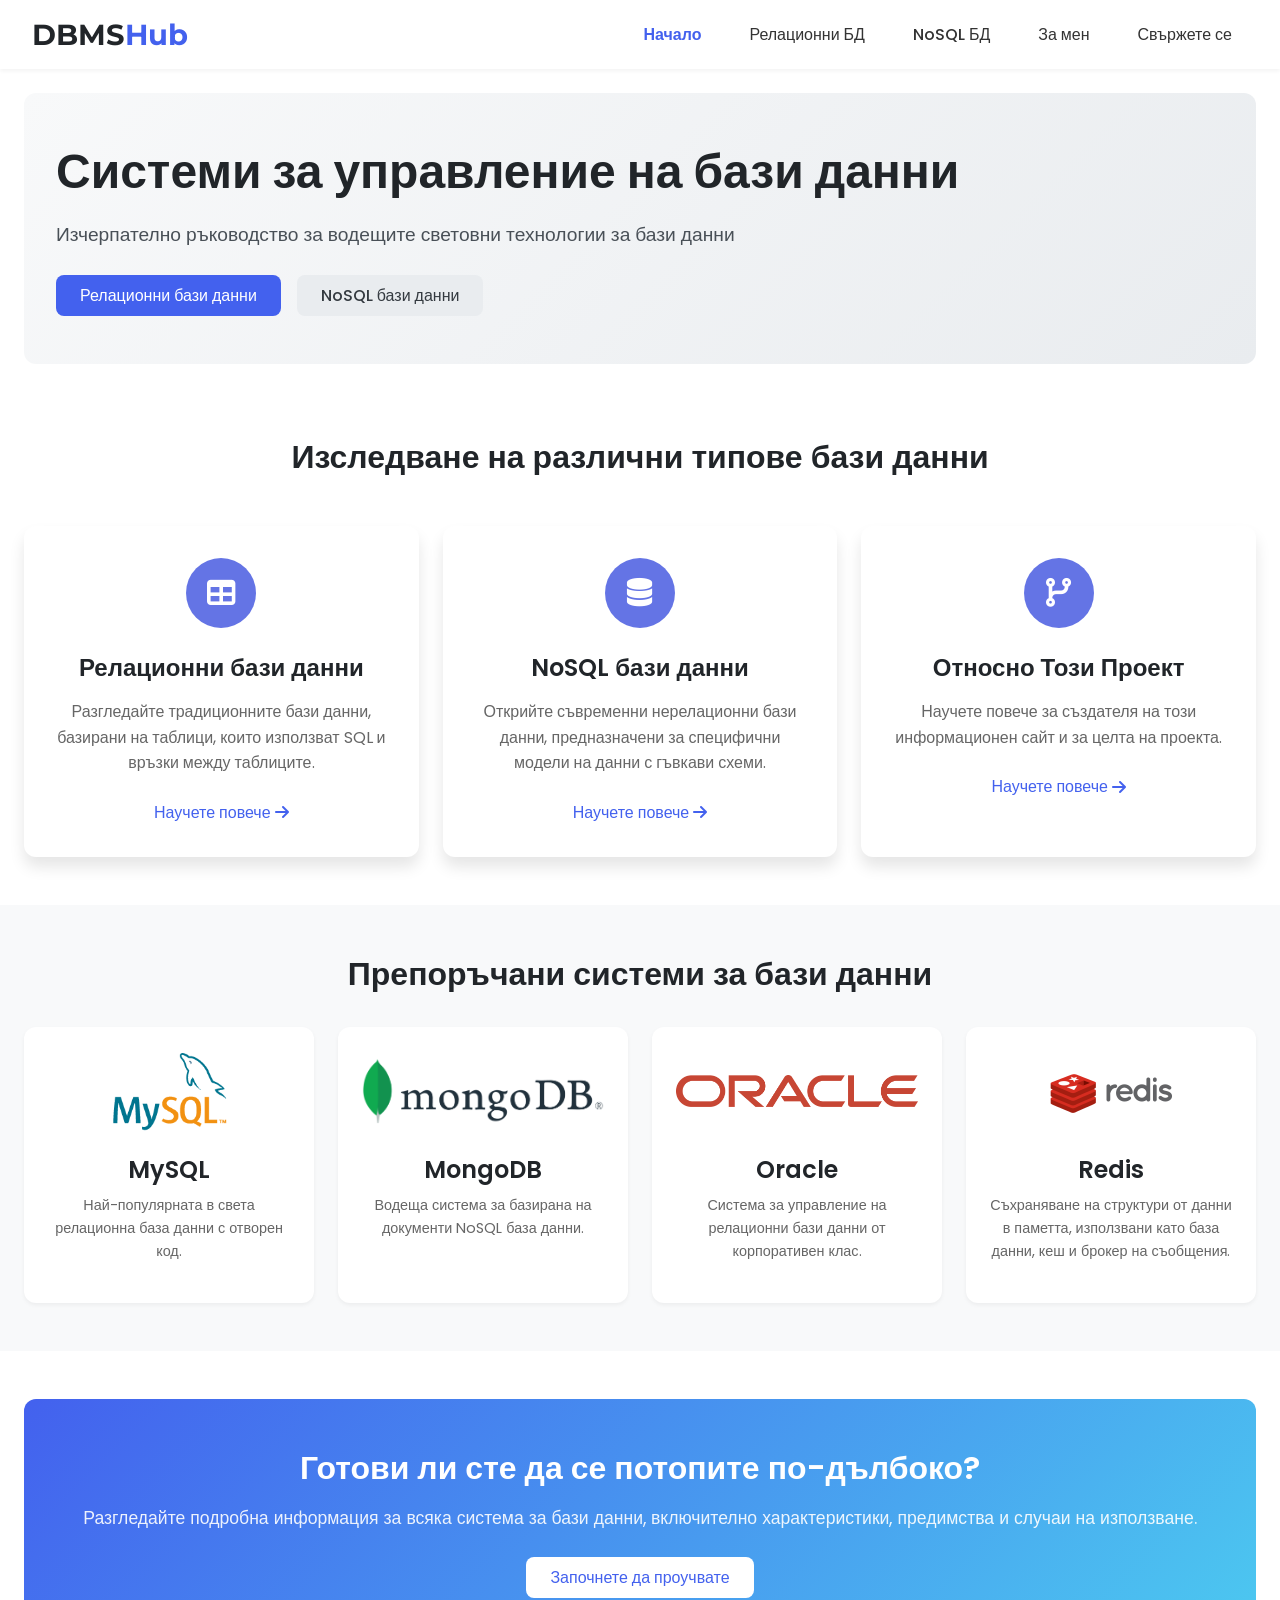
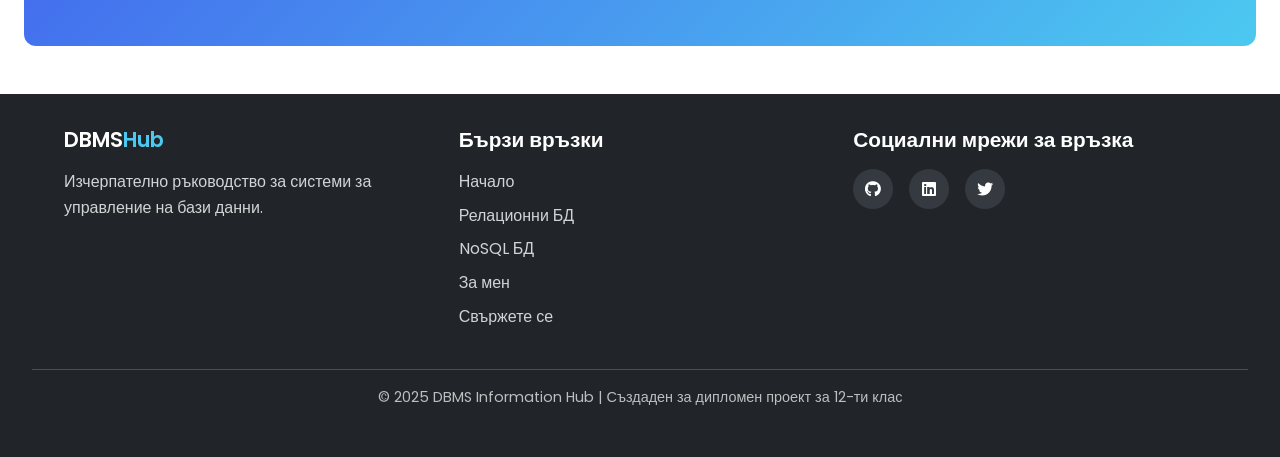
<file: DBMS-Info-Site-Diploma-Project/index.html>
<!DOCTYPE html>
<html lang="en">
<head>
    <meta charset="UTF-8">
    <meta name="viewport" content="width=device-width, initial-scale=1.0">
    <title>DBMS Information Hub</title>
    <link rel="stylesheet" href="styles/main.css">
    <link rel="stylesheet" href="https://cdnjs.cloudflare.com/ajax/libs/font-awesome/6.4.0/css/all.min.css">
    <link href="https://fonts.googleapis.com/css2?family=Poppins:wght@300;400;500;600;700&family=Montserrat:wght@300;400;500;600;700&display=swap" rel="stylesheet">
</head>
<body>
    <header>
        <div class="logo">
            <h1>DBMS<span>Hub</span></h1>
        </div>

        <nav>
            <ul class="nav-links">
                <li><a href="index.html" class="active">Начало</a></li>
                <li><a href="relational.html">Релационни БД</a></li>
                <li><a href="nosql.html">NoSQL БД</a></li>
                <li><a href="about.html">За мен</a></li>
                <li><a href="contact.html">Свържете се</a></li>
            </ul>

            <div class="hamburger">
                <span class="bar"></span>
                <span class="bar"></span>
                <span class="bar"></span>
            </div>
        </nav>
    </header>

    <main>
        <section class="hero">
            <div class="hero-content">
                <h1>Системи за управление на бази данни</h1>
                <p>Изчерпателно ръководство за водещите световни технологии за бази данни</p>
                <div class="hero-buttons">
                    <a href="relational.html" class="btn btn-primary">Релационни бази данни</a>
                    <a href="nosql.html" class="btn btn-secondary">NoSQL бази данни</a>
                </div>
            </div>
        </section>

        <section class="features">
            <h2>Изследване на различни типове бази данни</h2>
            <div class="feature-cards">

                <div class="feature-card">
                    <div class="icon"><i class="fas fa-table"></i></div>
                    <h3>Релационни бази данни</h3>
                    <p>Разгледайте традиционните бази данни, базирани на таблици, които използват SQL и връзки между таблиците.</p>
                    <a href="relational.html" class="btn-text">Научете повече <i class="fas fa-arrow-right"></i></a>
                </div>

                <div class="feature-card">
                    <div class="icon"><i class="fas fa-database"></i></div>
                    <h3>NoSQL бази данни</h3>
                    <p>Открийте съвременни нерелационни бази данни, предназначени за специфични модели на данни с гъвкави схеми.</p>
                    
                    <a href="nosql.html" class="btn-text">Научете повече <i class="fas fa-arrow-right"></i></a>
                </div>
                <div class="feature-card">
                    <div class="icon"><i class="fas fa-code-branch"></i></div>
                    <h3>Относно Този Проект</h3>
                    <p>Научете повече за създателя на този информационен сайт и за целта на проекта.</p>
                    <a href="about.html" class="btn-text">Научете повече <i class="fas fa-arrow-right"></i></a>
                </div>
            </div>
        </section>

        <section class="database-overview">
            <h2>Препоръчани системи за бази данни</h2>
            <div class="db-cards">
                <div class="db-card">
                    <img src="images/logo-mysql-170x115.png" alt="MySQL Logo">
                    <h3>MySQL</h3>
                    <p>Най-популярната в света релационна база данни с отворен код.</p>
                </div>
                <div class="db-card">
                    <img src="images/MongoDB_Logo_FullColorBlack_RGB-4td3yuxzjs.png" alt="MongoDB Logo">
                    <h3>MongoDB</h3>
                    <p>Водеща система за базирана на документи NoSQL база данни.</p>
                </div>
                <div class="db-card">
                    <img src="images/BrandLogo.org-Oracle-Logo.png" alt="Oracle Logo">
                    <h3>Oracle</h3>
                    <p>Система за управление на релационни бази данни от корпоративен клас.</p>
                </div>
                <div class="db-card">
                    <img src="images/Redis-Logo-2048x1280-3409447054.png" alt="Redis Logo">
                    <h3>Redis</h3>
                    <p>Съхраняване на структури от данни в паметта, използвани като база данни, кеш и брокер на съобщения.</p>
                </div>
            </div>
        </section>

        <section class="cta">
            <div class="cta-content">
                <h2>Готови ли сте да се потопите по-дълбоко?</h2>
                <p>Разгледайте подробна информация за всяка система за бази данни, включително характеристики, предимства и случаи на използване.</p>
            
                <a href="relational.html" class="btn btn-primary">Започнете да проучвате</a>
            </div>
        </section>
    </main>

    <footer>
        <div class="footer-content">
            <div class="footer-section">
                <h3>DBMS<span>Hub</span></h3>
                <p>Изчерпателно ръководство за системи за управление на бази данни.</p>
            </div>
            <div class="footer-section">
                <h3>Бързи връзки</h3>
                <ul>
                    <li><a href="index.html">Начало</a></li>
                    <li><a href="relational.html">Релационни БД</a></li>
                    <li><a href="nosql.html">NoSQL БД</a></li>
                    <li><a href="about.html">За мен</a></li>
                    <li><a href="contact.html">Свържете се</a></li>
                </ul>
            </div>
            <div class="footer-section">
                <h3>Социални мрежи за връзка</h3>
                <div class="social-icons">
                    <a href="#"><i class="fab fa-github"></i></a>
                    <a href="#"><i class="fab fa-linkedin"></i></a>
                    <a href="#"><i class="fab fa-twitter"></i></a>
                </div>
            </div>
        </div>
        <div class="footer-bottom">
            <p>&copy; 2025 DBMS Information Hub | Създаден за дипломен проект за 12-ти клас</p>
        </div>
    </footer>

    <script src="js/main.js"></script>
</body>
</html>
</file>
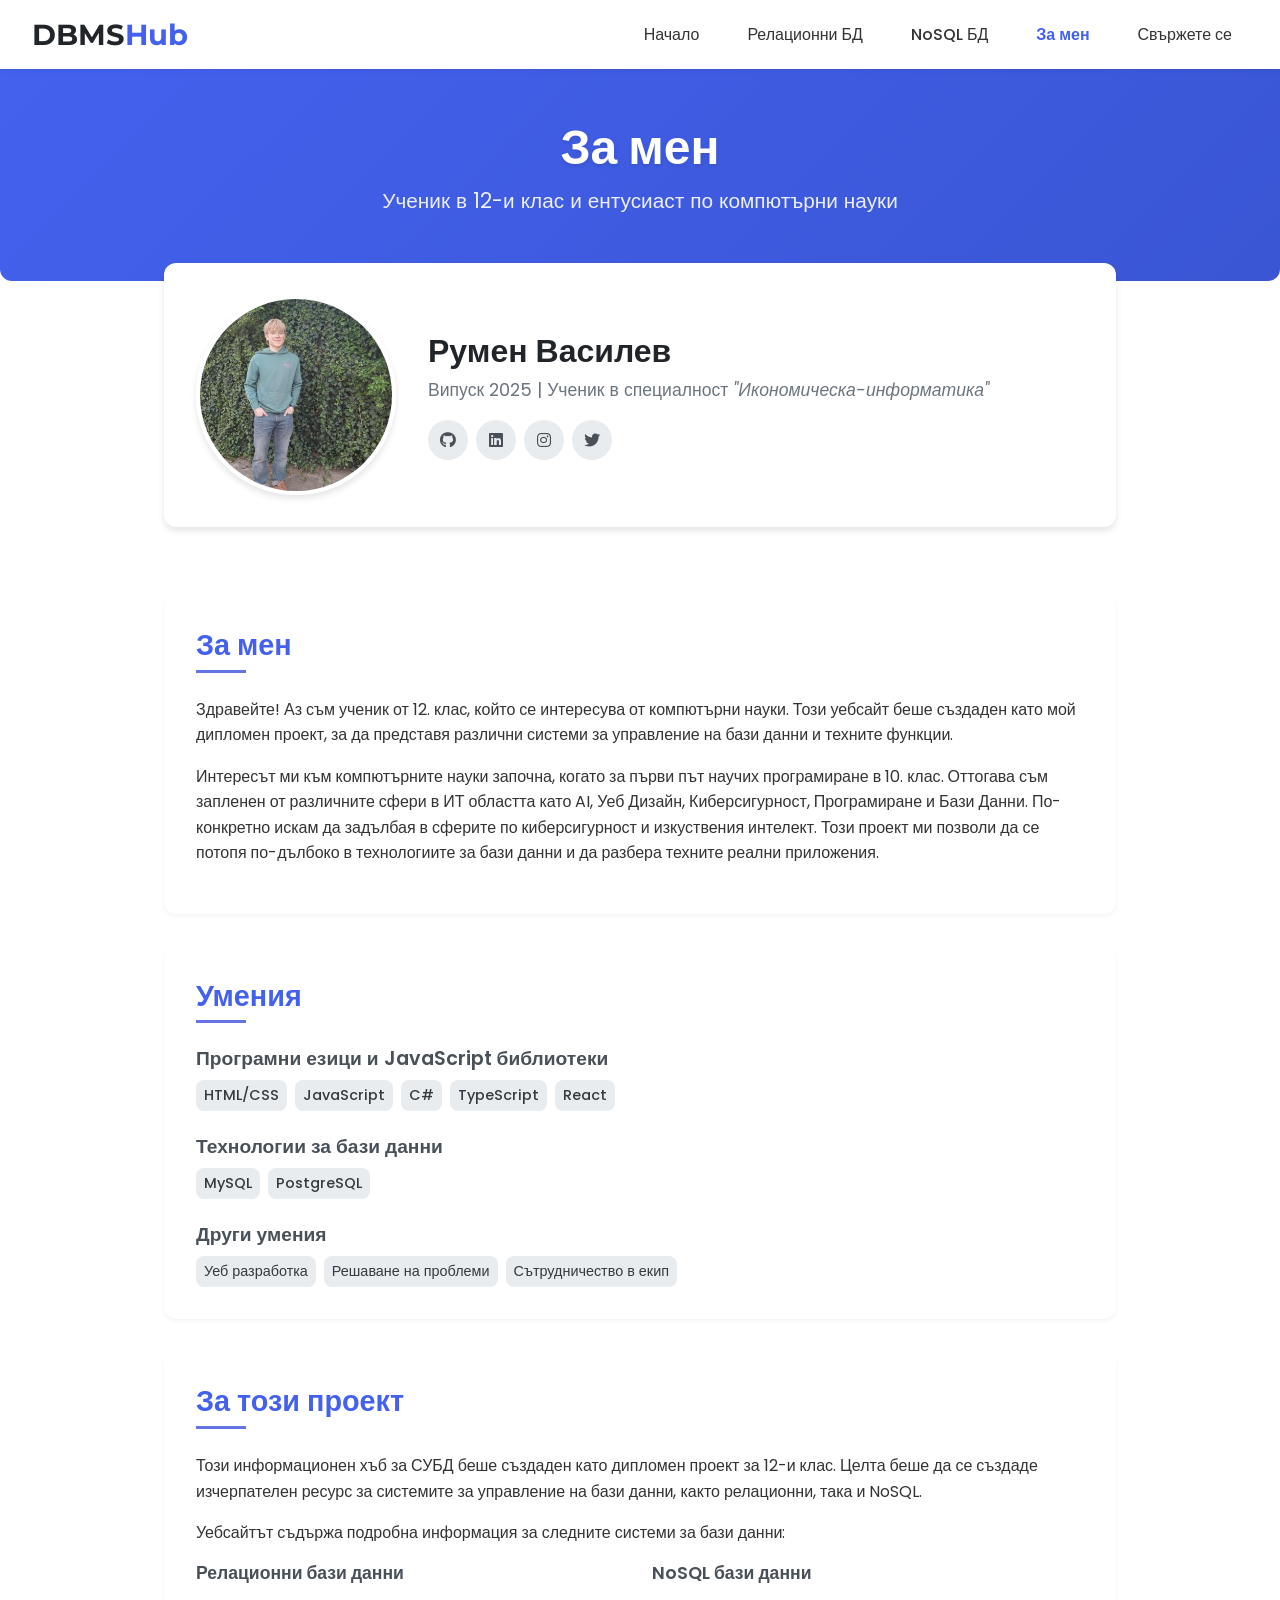
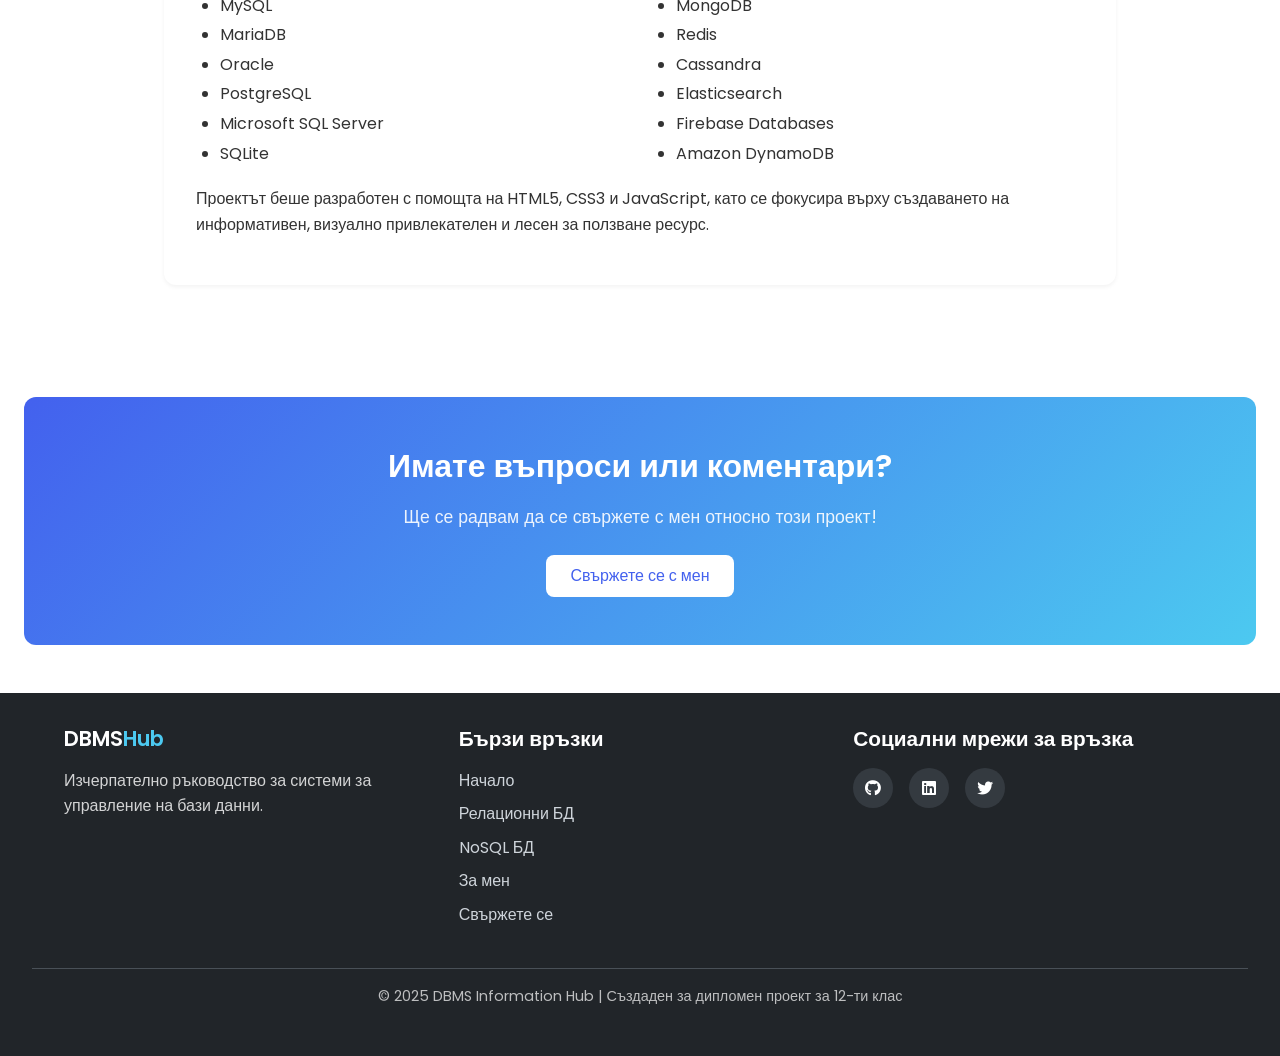
<file: DBMS-Info-Site-Diploma-Project/about.html>
<!DOCTYPE html>
<html lang="en">
<head>
    <meta charset="UTF-8">
    <meta name="viewport" content="width=device-width, initial-scale=1.0">
    <title>About Me - DBMS Information Hub</title>
    <link rel="stylesheet" href="styles/main.css">
    <link rel="stylesheet" href="styles/about.css">
    <link rel="stylesheet" href="https://cdnjs.cloudflare.com/ajax/libs/font-awesome/6.4.0/css/all.min.css">
    <link href="https://fonts.googleapis.com/css2?family=Poppins:wght@300;400;500;600;700&family=Montserrat:wght@300;400;500;600;700&display=swap" rel="stylesheet">
</head>
<body>
    <header>
        <div class="logo">
            <h1>DBMS<span>Hub</span></h1>
        </div>

        <nav>
            <ul class="nav-links">
                <li><a href="index.html">Начало</a></li>
                <li><a href="relational.html">Релационни БД</a></li>
                <li><a href="nosql.html">NoSQL БД</a></li>
                <li><a href="about.html" class="active">За мен</a></li>
                <li><a href="contact.html">Свържете се</a></li>
            </ul>

            <div class="hamburger">
                <span class="bar"></span>
                <span class="bar"></span>
                <span class="bar"></span>
            </div>
        </nav>
    </header>

    <main class="about-main">
        <section class="about-hero">
            <div class="about-content">
                <h1>За мен</h1>
                <p class="subtitle">Ученик в 12-и клас и ентусиаст по компютърни науки</p>
            </div>
        </section>

        <section class="about-container">
            <div class="about-profile">
                <div class="profile-image">
                    <!-- Replace with your actual image -->
                    <img src="images/IMG_20250420_213545_796.jpg" alt="Student Profile Picture">
                </div>
                <div class="profile-details">
                    <h2>Румен Василев</h2>
                    <p class="subtitle">Випуск 2025 | Ученик в специалност <span class="student-subject">"Икономическа-информатика"</span></p>
                    <div class="profile-social">
                        <a href="#"><i class="fab fa-github"></i></a>
                        <a href="#"><i class="fab fa-linkedin"></i></a>
                        <a href="#"><i class="fab fa-instagram"></i></a>
                        <a href="#"><i class="fab fa-twitter"></i></a>
                    </div>
                </div>
            </div>

            <div class="about-bio">
                <div class="bio-section">
                    <h2>За мен</h2>
                    <p>Здравейте! Аз съм ученик от 12. клас, който се интересува от компютърни науки. Този уебсайт беше създаден като мой дипломен проект, за да представя различни системи за управление на бази данни и техните функции.</p>
                    <p>Интересът ми към компютърните науки започна, когато за първи път научих програмиране в 10. клас. Оттогава съм запленен от различните сфери в ИТ областта като AI, Уеб Дизайн, Киберсигурност, Програмиране и Бази Данни. По-конкретно искам да задълбая в сферите по киберсигурност и изкуствения интелект. Този проект ми позволи да се потопя по-дълбоко в технологиите за бази данни и да разбера техните реални приложения.</p>
                </div>

                <div class="bio-section">
                    <h2>Умения</h2>
                    <div class="skills-container">
                        <div class="skill-category">
                            <h3>Програмни езици и JavaScript библиотеки</h3>
                            <div class="skill-tags">
                                <span class="skill-tag">HTML/CSS</span>
                                <span class="skill-tag">JavaScript</span>
                                <span class="skill-tag">C#</span>
                                <span class="skill-tag">TypeScript</span>
                                <span class="skill-tag">React</span>
                            </div>
                        </div>
                        <div class="skill-category">
                            <h3>Технологии за бази данни</h3>
                            <div class="skill-tags">
                                <span class="skill-tag">MySQL</span>
                                <span class="skill-tag">PostgreSQL</span>
                            </div>
                        </div>
                        <div class="skill-category">
                            <h3>Други умения</h3>
                            <div class="skill-tags">
                                <span class="skill-tag">Уеб разработка</span>
                                <span class="skill-tag">Решаване на проблеми</span>
                                <span class="skill-tag">Сътрудничество в екип</span>
                            </div>
                        </div>
                    </div>
                </div>

                <div class="bio-section">
                    <h2>За този проект</h2>
                    <p>Този информационен хъб за СУБД беше създаден като дипломен проект за 12-и клас. Целта беше да се създаде изчерпателен ресурс за системите за управление на бази данни, както релационни, така и NoSQL.</p>
                    <p>Уебсайтът съдържа подробна информация за следните системи за бази данни:</p>
                    <div class="project-db-list">
                        <div class="db-category">
                            <h3>Релационни бази данни</h3>
                            <ul>
                                <li>MySQL</li>
                                <li>MariaDB</li>
                                <li>Oracle</li>
                                <li>PostgreSQL</li>
                                <li>Microsoft SQL Server</li>
                                <li>SQLite</li>
                            </ul>
                        </div>
                        <div class="db-category">
                            <h3>NoSQL бази данни</h3>
                            <ul>
                                <li>MongoDB</li>
                                <li>Redis</li>
                                <li>Cassandra</li>
                                <li>Elasticsearch</li>
                                <li>Firebase Databases</li>
                                <li>Amazon DynamoDB</li>
                            </ul>
                        </div>
                    </div>
                    <p>Проектът беше разработен с помощта на HTML5, CSS3 и JavaScript, като се фокусира върху създаването на информативен, визуално привлекателен и лесен за ползване ресурс.</p>
                </div>
            </div>
        </section>

        <section class="cta">
            <div class="cta-content">
                <h2>Имате въпроси или коментари?</h2>
                <p>Ще се радвам да се свържете с мен относно този проект!</p>
                <a href="contact.html" class="btn btn-primary">Свържете се с мен</a>
            </div>
        </section>
    </main>

    <footer>
        <div class="footer-content">
            <div class="footer-section">
                <h3>DBMS<span>Hub</span></h3>
                <p>Изчерпателно ръководство за системи за управление на бази данни.</p>
            </div>
            <div class="footer-section">
                <h3>Бързи връзки</h3>
                <ul>
                    <li><a href="index.html">Начало</a></li>
                    <li><a href="relational.html">Релационни БД</a></li>
                    <li><a href="nosql.html">NoSQL БД</a></li>
                    <li><a href="about.html">За мен</a></li>
                    <li><a href="contact.html">Свържете се</a></li>
                </ul>
            </div>
            <div class="footer-section">
                <h3>Социални мрежи за връзка</h3>
                <div class="social-icons">
                    <a href="#"><i class="fab fa-github"></i></a>
                    <a href="#"><i class="fab fa-linkedin"></i></a>
                    <a href="#"><i class="fab fa-twitter"></i></a>
                </div>
            </div>
        </div>
        <div class="footer-bottom">
            <p>&copy; 2025 DBMS Information Hub | Създаден за дипломен проект за 12-ти клас</p>
        </div>
    </footer>

    <script src="js/main.js"></script>
</body>
</html>
</file>
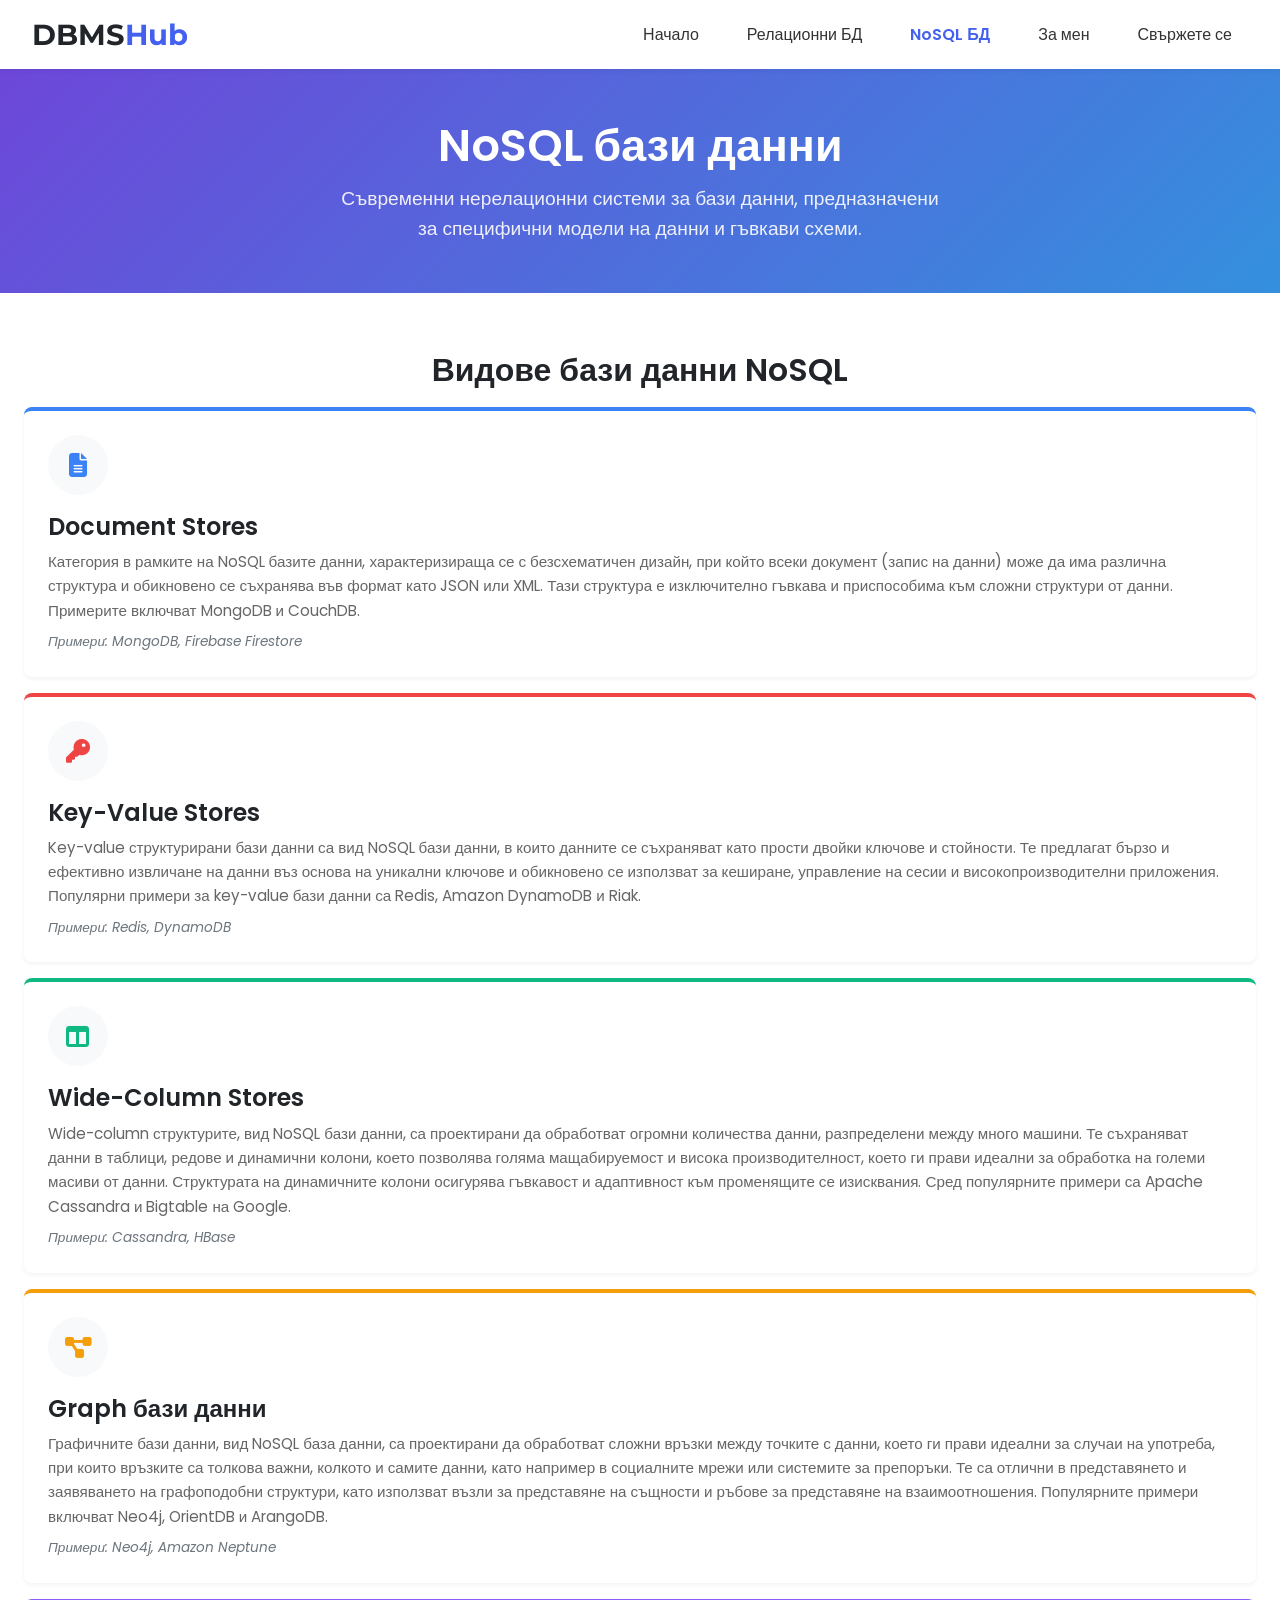
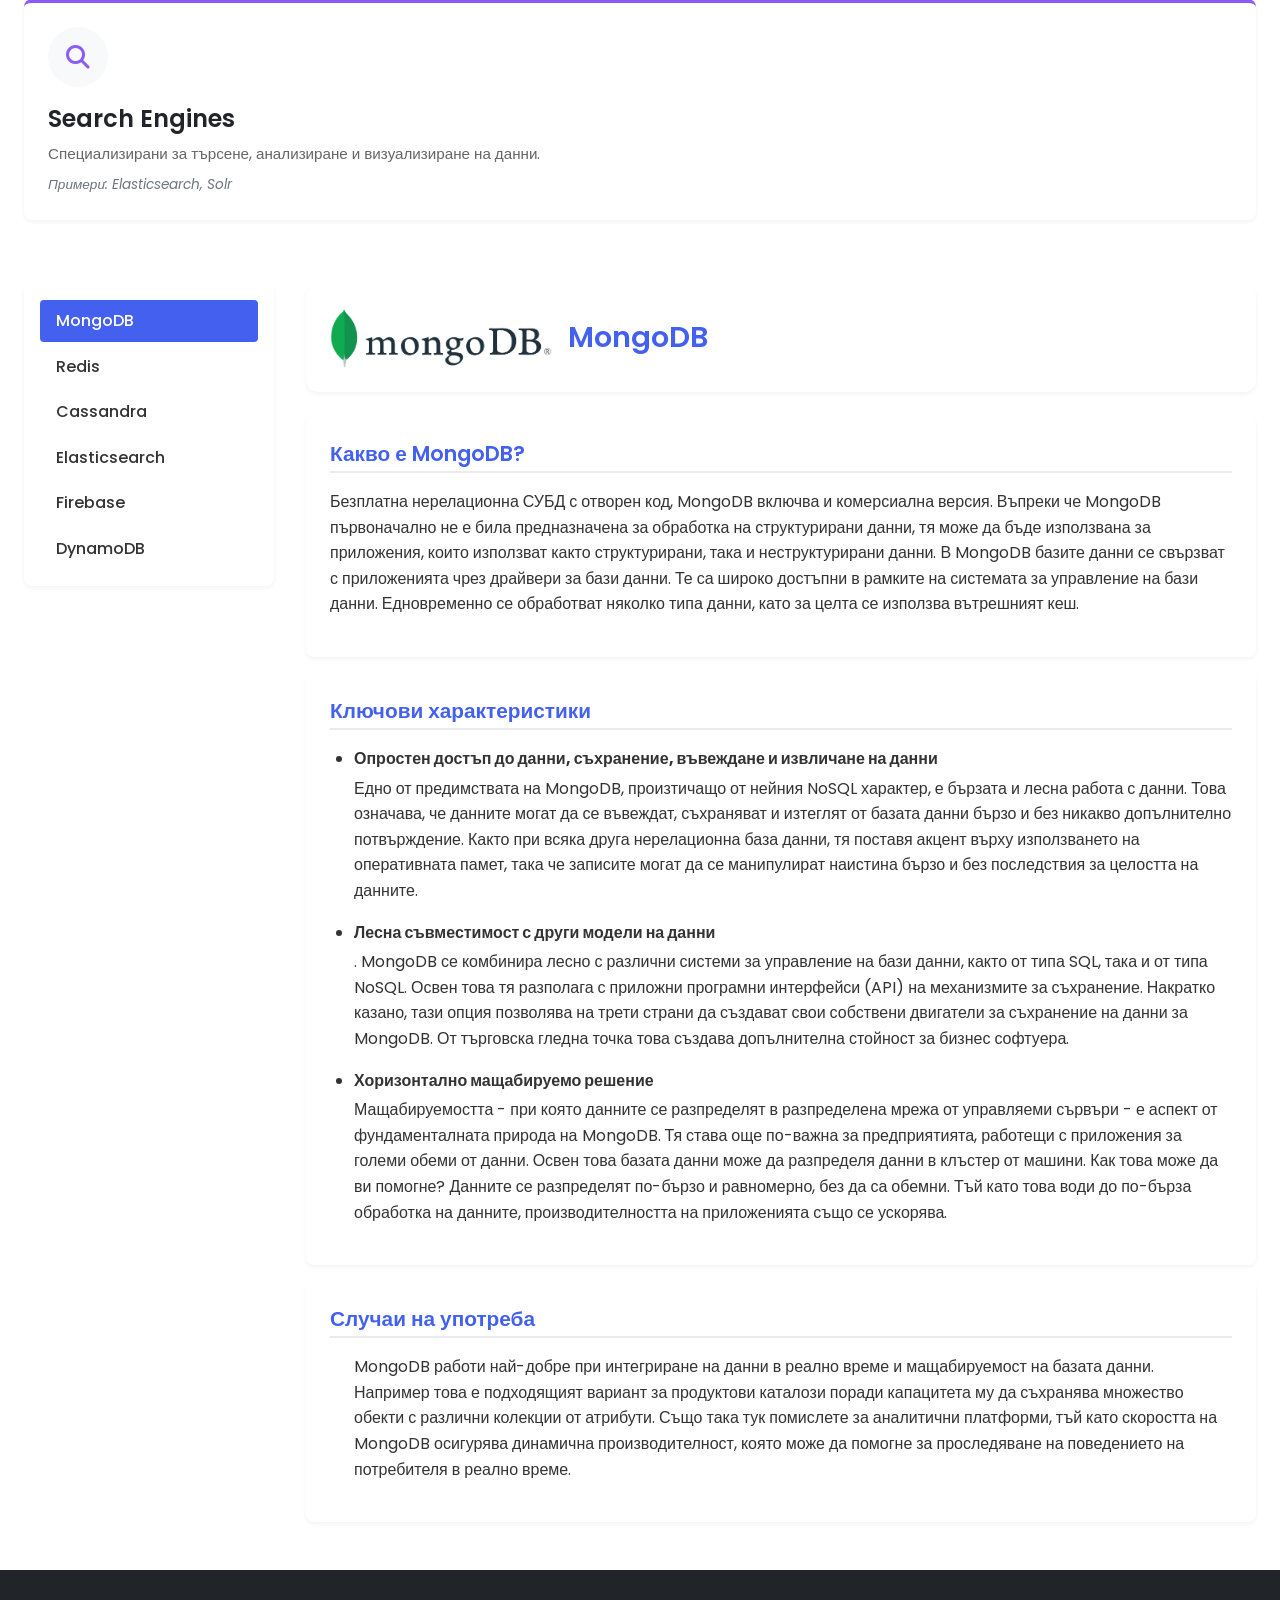
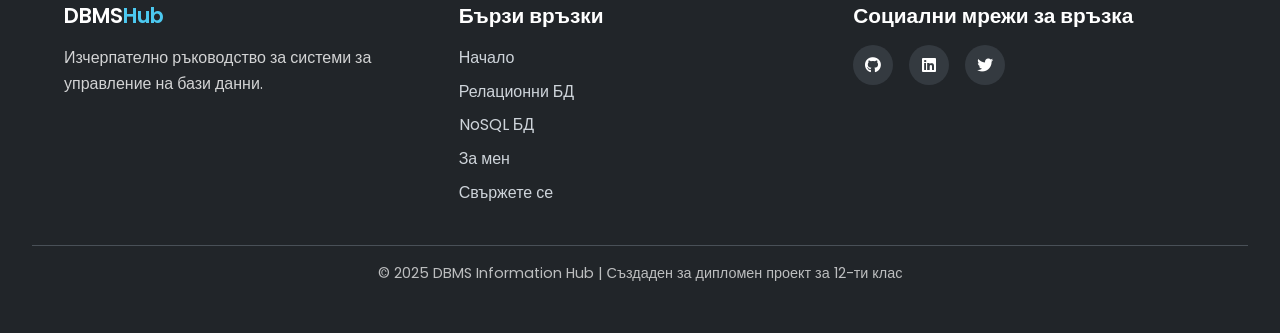
<file: DBMS-Info-Site-Diploma-Project/nosql.html>
<!DOCTYPE html>
<html lang="en">
<head>
    <meta charset="UTF-8">
    <meta name="viewport" content="width=device-width, initial-scale=1.0">
    <title>NoSQL Databases - DBMS Information Hub</title>
    <link rel="stylesheet" href="styles/main.css">
    <link rel="stylesheet" href="styles/nosql.css">
    <link rel="stylesheet" href="https://cdnjs.cloudflare.com/ajax/libs/font-awesome/6.4.0/css/all.min.css">
    <link href="https://fonts.googleapis.com/css2?family=Poppins:wght@300;400;500;600;700&family=Montserrat:wght@300;400;500;600;700&display=swap" rel="stylesheet">
</head>
<body>
    <header>
        <div class="logo">
            <h1>DBMS<span>Hub</span></h1>
        </div>
        <nav>
            <ul class="nav-links">
                <li><a href="index.html">Начало</a></li>
                <li><a href="relational.html">Релационни БД</a></li>
                <li><a href="nosql.html" class="active">NoSQL БД</a></li>
                <li><a href="about.html">За мен</a></li>
                <li><a href="contact.html">Свържете се</a></li>
            </ul>
            <div class="hamburger">
                <span class="bar"></span>
                <span class="bar"></span>
                <span class="bar"></span>
            </div>
        </nav>
    </header>

    <main>
        <section class="page-header nosql-header">
            <h1>NoSQL бази данни</h1>
            <p>Съвременни нерелационни системи за бази данни, предназначени за специфични модели на данни и гъвкави схеми.</p>
        </section>

        <section class="db-types">
            <h2>Видове бази данни NoSQL</h2>
            <div class="type-cards">
                <div class="type-card">
                    <div class="icon"><i class="fas fa-file-alt"></i></div>
                    <h3>Document Stores</h3>
                    <p>Категория в рамките на NoSQL базите данни, характеризираща се с безсхематичен дизайн, при който всеки документ (запис на данни) може да има различна структура и обикновено се съхранява във формат като JSON или XML. Тази структура е изключително гъвкава и приспособима към сложни структури от данни. Примерите включват MongoDB и CouchDB.</p>
                    <span class="examples">Примери: MongoDB, Firebase Firestore</span>
                </div>
                <div class="type-card">
                    <div class="icon"><i class="fas fa-key"></i></div>
                    <h3>Key-Value Stores</h3>
                    <p>Key-value структурирани бази данни са вид NoSQL бази данни, в които данните се съхраняват като прости двойки ключове и стойности. Те предлагат бързо и ефективно извличане на данни въз основа на уникални ключове и обикновено се използват за кеширане, управление на сесии и високопроизводителни приложения. Популярни примери за key-value бази данни са Redis, Amazon DynamoDB и Riak.</p>
                    <span class="examples">Примери: Redis, DynamoDB</span>
                </div>
                <div class="type-card">
                    <div class="icon"><i class="fas fa-columns"></i></div>
                    <h3>Wide-Column Stores</h3>
                    <p>Wide-column структурите, вид NoSQL бази данни, са проектирани да обработват огромни количества данни, разпределени между много машини. Те съхраняват данни в таблици, редове и динамични колони, което позволява голяма мащабируемост и висока производителност, което ги прави идеални за обработка на големи масиви от данни. Структурата на динамичните колони осигурява гъвкавост и адаптивност към променящите се изисквания. Сред популярните примери са Apache Cassandra и Bigtable на Google.</p>
                    <span class="examples">Примери: Cassandra, HBase</span>
                </div>
                <div class="type-card">
                    <div class="icon"><i class="fas fa-project-diagram"></i></div>
                    <h3>Graph бази данни</h3>
                    <p>Графичните бази данни, вид NoSQL база данни, са проектирани да обработват сложни връзки между точките с данни, което ги прави идеални за случаи на употреба, при които връзките са толкова важни, колкото и самите данни, като например в социалните мрежи или системите за препоръки. Те са отлични в представянето и заявяването на графоподобни структури, като използват възли за представяне на същности и ръбове за представяне на взаимоотношения. Популярните примери включват Neo4j, OrientDB и ArangoDB.</p>
                    <span class="examples">Примери: Neo4j, Amazon Neptune</span>
                </div>
                <div class="type-card">
                    <div class="icon"><i class="fas fa-search"></i></div>
                    <h3>Search Engines</h3>
                    <p>Специализирани за търсене, анализиране и визуализиране на данни.</p>
                    <span class="examples">Примери: Elasticsearch, Solr</span>
                </div>
            </div>
        </section>

        <section class="db-container">
            <aside class="db-sidebar">
                <ul>
                    <li><a href="#mongodb" class="active">MongoDB</a></li>
                    <li><a href="#redis">Redis</a></li>
                    <li><a href="#cassandra">Cassandra</a></li>
                    <li><a href="#elasticsearch">Elasticsearch</a></li>
                    <li><a href="#firebase">Firebase</a></li>
                    <li><a href="#dynamodb">DynamoDB</a></li>
                </ul>
            </aside>

            <div class="db-content">
                <div id="mongodb" class="db-section active">
                    <div class="db-header">
                        <img src="images/MongoDB_Logo_FullColorBlack_RGB-4td3yuxzjs.png" alt="MongoDB Logo">
                        <h2>MongoDB</h2>
                    </div>
                    <div class="db-info">
                        <div class="info-card">
                            <h3>Какво е MongoDB?</h3>
                            <p>Безплатна нерелационна СУБД с отворен код, MongoDB включва и комерсиална версия. Въпреки че MongoDB първоначално не е била предназначена за обработка на структурирани данни, тя може да бъде използвана за приложения, които използват както структурирани, така и неструктурирани данни. В MongoDB базите данни се свързват с приложенията чрез драйвери за бази данни. Те са широко достъпни в рамките на системата за управление на бази данни. Едновременно се обработват няколко типа данни, като за целта се използва вътрешният кеш.</p>
                        </div>
                        <div class="info-card">
                            <h3>Ключови характеристики</h3>
                            <ul>
                                <li>Опростен достъп до данни, съхранение, въвеждане и извличане на данни</li>
                                <p>Едно от предимствата на MongoDB, произтичащо от нейния NoSQL характер, е бързата и лесна работа с данни. Това означава, че данните могат да се въвеждат, съхраняват и изтеглят от базата данни бързо и без никакво допълнително потвърждение. Както при всяка друга нерелационна база данни, тя поставя акцент върху използването на оперативната памет, така че записите могат да се манипулират наистина бързо и без последствия за целостта на данните.</p>
                                <li>Лесна съвместимост с други модели на данни</li>
                                <p>. MongoDB се комбинира лесно с различни системи за управление на бази данни, както от типа SQL, така и от типа NoSQL. Освен това тя разполага с приложни програмни интерфейси (API) на механизмите за съхранение. Накратко казано, тази опция позволява на трети страни да създават свои собствени двигатели за съхранение на данни за MongoDB. От търговска гледна точка това създава допълнителна стойност за бизнес софтуера.</p>
                                <li>Хоризонтално мащабируемо решение</li>
                                <p>Мащабируемостта - при която данните се разпределят в разпределена мрежа от управляеми сървъри - е аспект от фундаменталната природа на MongoDB. Тя става още по-важна за предприятията, работещи с приложения за големи обеми от данни. Освен това базата данни може да разпределя данни в клъстер от машини. Как това може да ви помогне? Данните се разпределят по-бързо и равномерно, без да са обемни. Тъй като това води до по-бърза обработка на данните, производителността на приложенията също се ускорява.</p>
                            </ul>
                        </div>
                        <div class="info-card">
                            <h3>Случаи на употреба</h3>
                            <ul>
                                <p>MongoDB работи най-добре при интегриране на данни в реално време и мащабируемост на базата данни. Например това е подходящият вариант за продуктови каталози поради капацитета му да съхранява множество обекти с различни колекции от атрибути. Също така тук помислете за аналитични платформи, тъй като скоростта на MongoDB осигурява динамична производителност, която може да помогне за проследяване на поведението на потребителя в реално време.</p>
                            </ul>
                        </div>
                    </div>
                </div>

                <div id="redis" class="db-section">
                    <div class="db-header">
                        <img src="images/Redis-Logo-2048x1280-3409447054.png" alt="Redis Logo">
                        <h2>Redis</h2>
                    </div>
                    <div class="db-info">
                        <div class="info-card">
                            <h3>Какво е Redis?</h3>
                            <p>Едно NoSQL хранилище за структури от данни с отворен код, съхраняващо данни в паметта, Redis може да се използва и като кеш. Вместо документи той използва двойки ключ-стойност. Неговата отличителна черта е, че има няколко опции за структуриране на данните, като списъци, множества и хешове.</p>
                            <p>Позволявайки репликация на данни и поддържайки транзакции, Redis изпълнява команди на опашка, вместо да ги задава една по една.</p>
                        </div>
                        <div class="info-card">
                            <h3>Ключови характеристики</h3>
                            <ul>
                                <li>Бързо решение</li>
                                <p>Благодарение на функциите си за репликация и транзакции Redis обработва данните наистина бързо. Липсата на зависимости и типът на хранилището за данни в паметта превръщат Redis в достоен конкурент дори сред простите SQL алтернативи.</p>
                                <li>Масивна обработка на данни</li>
                                <p>От гледна точка на възприемането и усъвършенстването на данни Redis може да се счита за колос. Той може лесно да качва до 1 GB данни за един запис. Добавете вграденото кеширане на данни и ще получите мощна машина за данни.</p>
                            </ul>
                        </div>
                        <div class="info-card">
                            <h3>Случаи на употреба</h3>
                            <ul>
                                <p>По принцип Redis има няколко различни направления за работа. И първото от тях са приложенията за интернет на нещата. Тук тежките данни от IoT устройства могат да се прехвърлят към Redis, за да се обработят тези записи, преди да се съхранят в някое стабилно хранилище за данни. Също така Redis е идеален вариант за архитектури на микроуслуги с мащабируем облачен хостинг. Тъй като тук не е необходимо данните да бъдат дългосрочно устойчиви, Redis изглежда разумно решение.</p>
                            </ul>
                        </div>
                    </div>
                </div>

                <div id="cassandra" class="db-section">
                    <div class="db-header">
                        <img src="images/Apache_Cassandra-Logo.wine-2849682018.png" alt="Cassandra Logo">
                        <h2>Cassandra</h2>
                    </div>
                    <div class="db-info">
                        <div class="info-card">
                            <h3>Какво е Cassandra?</h3>
                            <p>Cassandra е децентрализирана система, разработена от Apache. Това е безплатна СУБД, базирана на Java, чиито силни страни са функциите за мултипликация и мултиразгръщане. Тези особености позволяват многобройни копия на заявки и внедряване на всички тях едновременно. Тъй като е бързо мащабируема, Cassandra позволява да се управляват големи обеми от данни чрез репликирането им в множество възли. Тя елиминира проблема със срива на базата данни - ако някой от възлите откаже по някое време, той се заменя незабавно и системата продължава да работи, докато поне един възел е в безопасност.</p>
                            <p>Cassandra използва свой собствен език за заявки - CQL. По своя синтаксис той е много подобен на SQL, но не прилага обединения, като ги заменя с така наречените семейства колони. И втората разлика е, че не всички колони в дадена таблица се съхраняват за подзапитвания. Някои от тях се използват като клъстериращи колони, при които съседни данни се поставят една до друга за бързо извличане. Защо това е важно? Осигурява по-бързи заявки от огромни масиви от данни, ускорявайки обработката на данни.</p>
                        </div>
                        <div class="info-card">
                            <h3>Ключови характеристики</h3>
                            <ul>
                                <li>Сигурност на данните</li>
                                <p>Благодарение на функцията за репликация на главния възел, Cassandra остава устойчива на повреди. Това означава, че инженерите по БД могат да се чувстват сигурни за сигурността на данните, освен ако главните възли не се повредят едновременно. Докато това е изключително малко вероятно, базата данни и изграденото върху нея приложение ще останат здрави и сигурни.</p>
                                <li>Гъвкавост и налични изменения</li>
                                <p>Простият синтаксис на Cassandra притежава най-доброто от SQL и NoSQL. В допълнение към мащабируемостта, той до голяма степен допринася за гъвкавостта на набора от данни. Cassandra събира данни в движение, а извличането на данни споделя същата простота, въпреки размера на набора от данни. Това позволява разширяване на базата данни в максимална степен.</p>
                            </ul>
                        </div>
                        <div class="info-card">
                            <h3>Случаи на употреба</h3>
                            <ul>
                                <p>Благодарение на равномерното разпределение на данните Cassandra е подходяща за приложения, в които се обработват големи обеми информация. Например, тя е чудесен избор за центровете за данни. Също така Cassandra се вписва добре в анализите в реално време, тъй като позволява линейно мащабиране и увеличаване на данните в реално време. Може да я обмислите и за приложения с постоянен поток от данни, като например приложения за времето. Друга възможност е използването ѝ като СУБД за магазин за електронна търговия, тъй като позволява съхраняване на историята на покупките и други транзакции. Добавете тук възможността за проследяване на такива типове данни като статус на поръчката и пакети и ще получите пълно решение с интеграция на доставките за електронна търговия.</p>
                            </ul>
                        </div>
                    </div>
                </div>

                <div id="elasticsearch" class="db-section">
                    <div class="db-header">
                        <img src="images/010-2486345086.png" alt="Elasticsearch Logo">
                        <h2>Elasticsearch</h2>
                    </div>
                    <div class="db-info">
                        <div class="info-card">
                            <h3>Какво е Elasticsearch?</h3>
                            <p>Elasticsearch е NoSQL система за управление на бази данни, ориентирана към документите, която има в основата си пълнотекстова търсачка. Изградена на базата на библиотеката Apache Lucene, тя съхранява данни като JSON файл, поддържа RESTful API, и използва мощна аналитична машина за по-бързо извличане на данни. Тъй като е софтуер с отворен код, той включва както безплатни, така и платени издания.</p>
                        </div>
                        <div class="info-card">
                            <h3>Ключови характеристики</h3>
                            <ul>
                                <li>Мащабируема архитектура</li>
                                <p>Една от особеностите на Elasticsearch е неговата стабилна разпределена архитектура. Неговите ключови опции за структуриране, като клъстериране, индексиране, sharding и много други, осигуряват широко хоризонтално мащабиране, което позволява да се поберат терабайти записи с допълнителна автоматизация. Нивата на абстракция на архитектурата рационализират управлението на системата както на индивидуално, така и на съвкупно ниво.</p>
                                <li>Бърза обработка на данни</li>
                                <p>Благодарение на разпределената структура на данните и вграденото паралелизиране, Elasticsearch DB показва отлични резултати по отношение на производителността. Дори при изпълнение на сложна заявка за данни тя генерира светкавични отговори на резултатите от търсенето. Това отчасти е налично благодарение на това, че документите се поддържат в близост до съответните метаданни в индекса, което ги прави бързи за намиране.</p>
                            </ul>
                        </div>
                        <div class="info-card">
                            <h3>Случаи на употреба</h3>
                            <ul>
                                <p>Благодарение на разпределения характер на NoSQL и гъвкавите модели на данни Elasticsearch е чудесен инструмент за продукти за електронна търговия с огромни бази данни, които са склонни да използват търсачки. Той е много полезен при създаване или актуализиране на профил на клиент по отношение на работното натоварване, което обикновено изисква ангажираност в реално време.</p>
                            </ul>
                        </div>
                    </div>
                </div>

                <div id="firebase" class="db-section">
                    <div class="db-header">
                        <img src="images/logo-standard-3953731137.png" alt="Firebase Logo">
                        <h2>Firebase</h2>
                    </div>
                    <div class="db-info">
                        <div class="info-card">
                            <h3>Какво е Firebase?</h3>
                            <p>Притежаван от Google, Firebase е Backend-as-a-Service в реално време, използван за разработване на уеб и мобилен софтуер. Що се отнася до NoSQL базите данни, има две възможности: Firebase Realtime Database (осигуряваща достъп в реално време до данни, намиращи се в различни платформи) и Cloud Firestore (предлагаща по-голяма мащабируемост и по-сложни модели на данни). Като такива и двете решения се вписват добре в сценария, когато трябва да работите с много данни в реално време: Промените в базите данни се извличат в момента, в който се случват. Детето на Google съхранява данни във формат JSON и предоставя различни предложения за управление на данни, включително удобен инструмент за разглеждане на данни.</p>
                        </div>
                        <div class="info-card">
                            <h3>Ключови характеристики</h3>
                            <ul>
                                <li>Удобство за начинаещи</li>
                                <p>Firebase може да бъде чудесен вариант, когато има малко опит в разработването на софтуер, тъй като представя лесна за използване среда за стартиране на проекта.</p>
                                <li>Удобен достъп до данни</li>
                                <p>Както Realtime, така и Firestore са чудесни варианти за съхраняване и управление на различни видове данни. Налице е конзола на Firebase за лесен достъп до данните. Тъй като са базирани на облак и NoSQL, те предлагат прилична гъвкавост и мащабируемост, когато количеството данни нараства. Освен това инструментите на Firebase позволяват работа с отзивчиви приложения и актуализиране на данните дори когато няма интернет връзка.</p>
                                <li>Изчерпателна документация</li>
                                <p>Решението се предлага с добре написана документация, която улеснява работата с предоставените услуги за всички потребители. Тя включва насоки, техническа документация, препратки към SDK, информация за интеграцията и много други. Ако се върнем към проучването на StackOverflow, Firebase е 12-ият най-популярен избор на база данни от разработчиците. Размерът на общността на продукта е значителен, което улеснява намирането на отговори на възникналите проблеми.</p>
                            </ul>
                        </div>
                        <div class="info-card">
                            <h3>Случаи на употреба</h3>
                            <ul>
                                <p>Базите данни на Firebase могат да бъдат добър вариант, който да обмислите, когато вашият софтуер работи с данни в реално време, които трябва да се синхронизират между различни браузъри и устройства. Те често се избират за такива проекти като приложения за съобщения, приложения за социални медии и приложения за игри.</p>
                            </ul>
                        </div>
                    </div>
                </div>

                <div id="dynamodb" class="db-section">
                    <div class="db-header">
                        <img src="images/1__KNIf_rs1KrcOlmZsiC-ew-2301586497.png" alt="DynamoDB Logo">
                        <h2>DynamoDB</h2>
                    </div>
                    <div class="db-info">
                        <div class="info-card">
                            <h3>Какво е Amazon DynamoDB?</h3>
                            <p>Amazon DynamoDB е услуга за NoSQL бази данни, управлявана от Amazon Web Services (AWS), предназначена за приложения, изискващи висока скалируемост, ниска латентност и постоянна производителност.</p>
                        </div>
                        <div class="info-card">
                            <h3>Ключови характеристики</h3>
                            <ul>
                                <li>Изключителна мащабируемост</li>
                                <p>DynamoDB може без усилия да се увеличава или намалява, за да поеме всяко ниво на трафик и данни, което я прави идеална за приложения, които имат бърз растеж или променливо търсене./p>
                                <li>Ниска латентност</li>
                                <p>DynamoDB осигурява едноцифрена милисекунда латентност при операции за четене и запис, което гарантира бърз и постоянен достъп до данни, жизненоважен за приложенията в реално време.</p>
                                <li>Напълно управлявана услуга</li>
                                <p>DynamoDB се справя с оперативни задачи, като например осигуряване на хардуер, пачове и резервни копия, като управлявана услуга, което ви позволява да се концентрирате върху разработката и функциите на вашето приложение.</p>
                                <li>Адаптивен модел на данните</li>
                                <p>DynamoDB поддържа различни модели на данни, включително модели, ориентирани към ключове и стойности, и модели, ориентирани към документи, като предлага гъвкавост при структурирането и заявяването на вашите данни.</p>
                            </ul>
                        </div>
                        <div class="info-card">
                            <h3>Случаи на употреба</h3>
                            <ul>
                               <p>Amazon DynamoDB е подходяща за приложения, изискващи висока мащабируемост, ниска латентност и постоянна производителност, като например приложения без сървър, платформи за електронна търговия, платформи за игри и решения за интернет на нещата. Тя е идеална и за безсървърни архитектури и приложения, които използват други услуги на AWS, тъй като се интегрира безпроблемно с екосистемата на AWS.</p>
                            </ul>
                        </div>
                    </div>
                </div>
            </div>
        </section>
    </main>

    <footer>
        <div class="footer-content">
            <div class="footer-section">
                <h3>DBMS<span>Hub</span></h3>
                <p>Изчерпателно ръководство за системи за управление на бази данни.</p>
            </div>
            <div class="footer-section">
                <h3>Бързи връзки</h3>
                <ul>
                    <li><a href="index.html">Начало</a></li>
                    <li><a href="relational.html">Релационни БД</a></li>
                    <li><a href="nosql.html">NoSQL БД</a></li>
                    <li><a href="about.html">За мен</a></li>
                    <li><a href="contact.html">Свържете се</a></li>
                </ul>
            </div>
            <div class="footer-section">
                <h3>Социални мрежи за връзка</h3>
                <div class="social-icons">
                    <a href="#"><i class="fab fa-github"></i></a>
                    <a href="#"><i class="fab fa-linkedin"></i></a>
                    <a href="#"><i class="fab fa-twitter"></i></a>
                </div>
            </div>
        </div>
        <div class="footer-bottom">
            <p>&copy; 2025 DBMS Information Hub | Създаден за дипломен проект за 12-ти клас</p>
        </div>
    </footer>

    <script src="js/main.js"></script>
    <script src="js/nosql.js"></script>
</body>
</html>
</file>
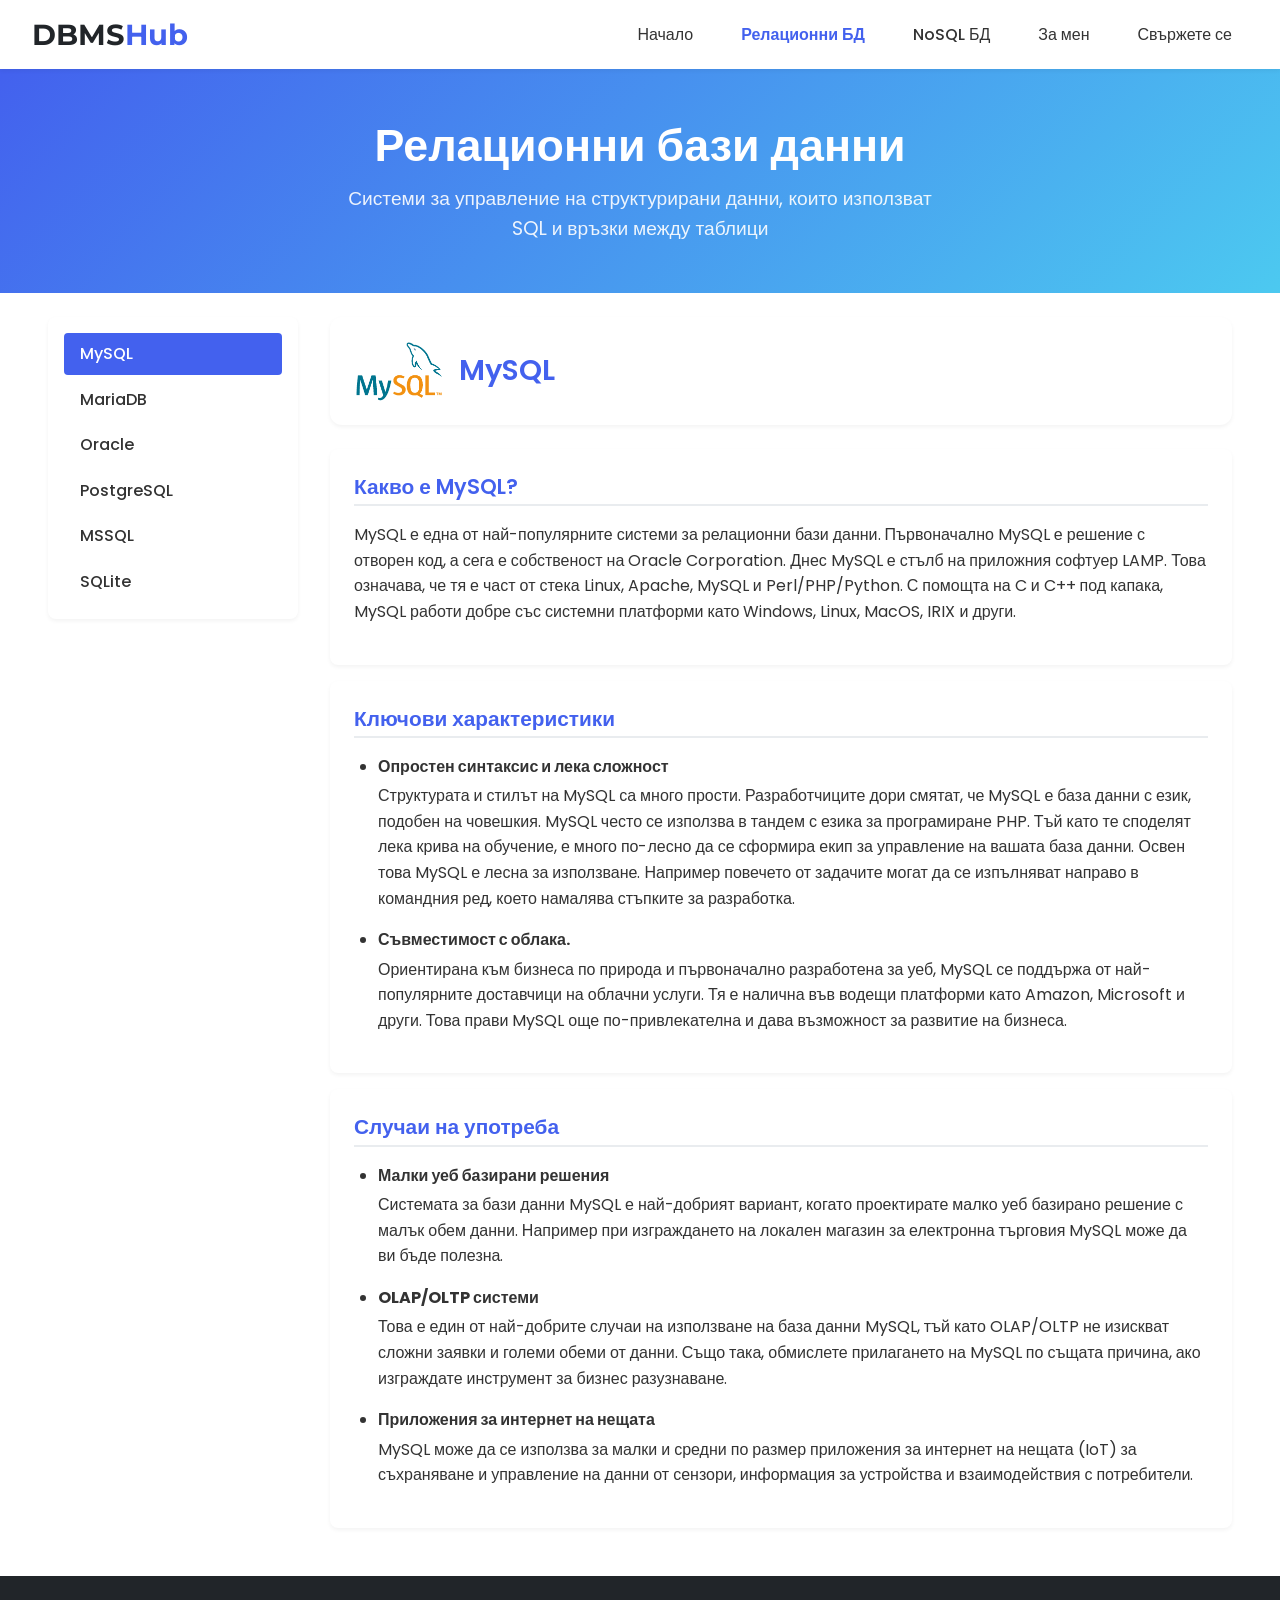
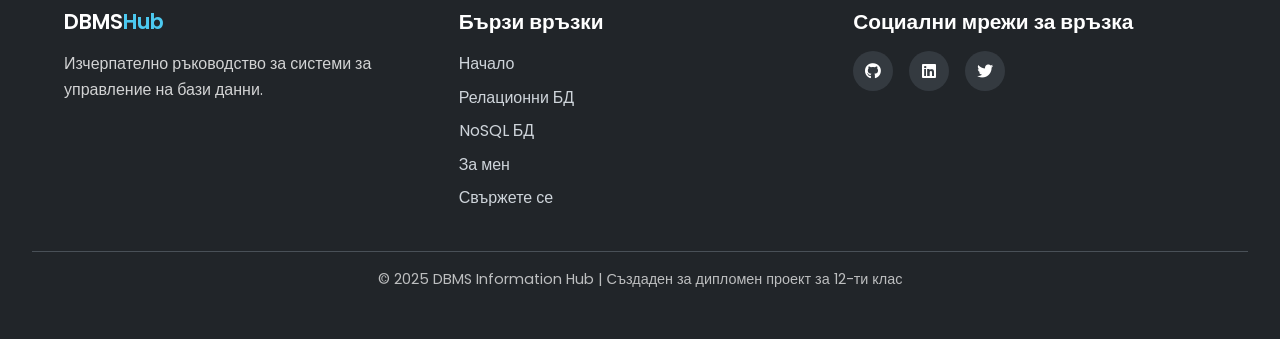
<file: DBMS-Info-Site-Diploma-Project/relational.html>
<!DOCTYPE html>
<html lang="en">
<head>
    <meta charset="UTF-8">
    <meta name="viewport" content="width=device-width, initial-scale=1.0">
    <title>Relational Databases - DBMS Information Hub</title>
    <link rel="stylesheet" href="styles/main.css">
    <link rel="stylesheet" href="styles/relational.css">
    <link rel="stylesheet" href="https://cdnjs.cloudflare.com/ajax/libs/font-awesome/6.4.0/css/all.min.css">
    <link href="https://fonts.googleapis.com/css2?family=Poppins:wght@300;400;500;600;700&family=Montserrat:wght@300;400;500;600;700&display=swap" rel="stylesheet">
</head>
<body>
    <header>
        <div class="logo">
            <h1>DBMS<span>Hub</span></h1>
        </div>
        <nav>
            <ul class="nav-links">
                <li><a href="index.html">Начало</a></li>
                <li><a href="relational.html" class="active">Релационни БД</a></li>
                <li><a href="nosql.html">NoSQL БД</a></li>
                <li><a href="about.html">За мен</a></li>
                <li><a href="contact.html">Свържете се</a></li>
            </ul>
            <div class="hamburger">
                <span class="bar"></span>
                <span class="bar"></span>
                <span class="bar"></span>
            </div>
        </nav>
    </header>

    <main>
        <section class="page-header">
            <h1>Релационни бази данни</h1>
            <p>Системи за управление на структурирани данни, които използват SQL и връзки между таблици</p>
        </section>

        <section class="db-container">
            <aside class="db-sidebar">
                <ul>
                    <li><a href="#mysql" class="active">MySQL</a></li>
                    <li><a href="#mariadb">MariaDB</a></li>
                    <li><a href="#oracle">Oracle</a></li>
                    <li><a href="#postgresql">PostgreSQL</a></li>
                    <li><a href="#mssql">MSSQL</a></li>
                    <li><a href="#sqlite">SQLite</a></li>
                </ul>
            </aside>

            <div class="db-content">
                <div id="mysql" class="db-section active">
                    <div class="db-header">
                        <img src="images/logo-mysql-170x115.png" alt="MySQL Logo">
                        <h2>MySQL</h2>
                    </div>
                    <div class="db-info">
                        <div class="info-card">
                            <h3>Какво е MySQL?</h3>
                            <p>MySQL е една от най-популярните системи за релационни бази данни. Първоначално MySQL е решение с отворен код, а сега е собственост на Oracle Corporation. Днес MySQL е стълб на приложния софтуер LAMP. Това означава, че тя е част от стека Linux, Apache, MySQL и Perl/PHP/Python. С помощта на C и C++ под капака, MySQL работи добре със системни платформи като Windows, Linux, MacOS, IRIX и други.</p>
                        </div>
                        <div class="info-card">
                            <h3>Ключови характеристики</h3>
                            <ul>
                                <li>Опростен синтаксис и лека сложност</li>
                                <p>Структурата и стилът на MySQL са много прости. Разработчиците дори смятат, че MySQL е база данни с език, подобен на човешкия. MySQL често се използва в тандем с езика за програмиране PHP. Тъй като те споделят лека крива на обучение, е много по-лесно да се сформира екип за управление на вашата база данни. Освен това MySQL е лесна за използване. Например повечето от задачите могат да се изпълняват направо в командния ред, което намалява стъпките за разработка.</p>
                                <li>Съвместимост с облака. </li>
                                <p>Ориентирана към бизнеса по природа и първоначално разработена за уеб, MySQL се поддържа от най-популярните доставчици на облачни услуги. Тя е налична във водещи платформи като Amazon, Microsoft и други. Това прави MySQL още по-привлекателна и дава възможност за развитие на бизнеса.</p>
                            </ul>
                        </div>
                        <div class="info-card">
                            <h3>Случаи на употреба</h3>
                            <ul>
                                <li>Малки уеб базирани решения</li>
                                <p>Системата за бази данни MySQL е най-добрият вариант, когато проектирате малко уеб базирано решение с малък обем данни. Например при изграждането на локален магазин за електронна търговия MySQL може да ви бъде полезна.</p>
                                <li>OLAP/OLTP системи</li>
                                <p>Това е един от най-добрите случаи на използване на база данни MySQL, тъй като OLAP/OLTP не изискват сложни заявки и големи обеми от данни. Също така, обмислете прилагането на MySQL по същата причина, ако изграждате инструмент за бизнес разузнаване.</p>
                                <li>Приложения за интернет на нещата</li>
                                <p>MySQL може да се използва за малки и средни по размер приложения за интернет на нещата (IoT) за съхраняване и управление на данни от сензори, информация за устройства и взаимодействия с потребители.</p>
                            </ul>
                        </div>
                        
                    </div>
                </div>

                <div id="mariadb" class="db-section">
                    <div class="db-header">
                        <img src="images/mariadb.png">
                        <h2>MariaDB</h2>
                    </div>
                    <div class="db-info">
                        <div class="info-card">
                            <h3>Какво е MariaDB?</h3>
                            <p>MariaDB, разклонение на MySQL с отворен код, е чудесен пример за SQL база данни с търговска поддръжка. Тя работи под общия публичен лиценз на GNU и има подобни команди, API и библиотеки като MySQL.</p>
                        </div>
                        <div class="info-card">
                            <h3>Ключови характеристики</h3>
                            <ul>
                                <li>Криптиране</li>
                                <p>За MariaDB отвореният код не означава несигурност. В допълнение към вътрешната сигурност и проверката на пароли MariaDB предоставя такива функции като PAM и LDAP удостоверяване, Kerberos и потребителски роли. В комбинация с криптираните пространства за таблици, таблици и дневници, това създава надежден защитен слой за данните. Освен това MariaDB публикува свързаните с нея версии на всяка актуализация на сигурността, като запазва пълната прозрачност на кръпките по сигурността.</p>
                                <li>Широка функционалност</li>
                                <p>През последните няколко години MariaDB въведе много нови функции. Например, поддръжката на ГИС предполага безпроблемно съхранение на координати и заявки за данни за местоположението. Динамичните колони позволяват на една СУБД да предоставя както SQL, така и NoSQL обработка на данни за различни нужди. Можете също така да разширите функционалността ѝ с помощта на плъгини, които са налични в MySQL само чрез трети страни. MariaDB се доставя с двигатели за съхранение за NoSQL бекенд, инструменти за миграция на наследени бази данни, опции за sharding и много други.</p>
                                <li>Висока производителност</li>
                                <p>Въпреки че MariaDB произхожда от двигателя на MySQL, тя е стигнала много далеч по отношение на производителността. Обширните функции за оптимизация подобряват управлението на пула от нишки и обработката на данни. Така, когато се изтриват редове от таблица, операционната система незабавно получава достъп до свободното пространство, като по този начин се елиминират празнините в пространството на таблицата. На всичкото отгоре системата за управление на бази данни предлага независими от двигателя статистики за таблиците. Тази функция повишава производителността на оптимизатора, ускорява обработката на заявките и помага за персонализиране на анализа на данните.</p>
                            </ul>
                        </div>
                        <div class="info-card">
                            <h3>Случаи на употреба</h3>
                            <ul>
                                <p>Тъй като MariaDB е близка до MySQL, тя може да се използва за работа със същите видове уеб базирани приложения. Освен това получавате разширено съхранение на данни за местоположението, по-висока производителност и подобрена мащабируемост.</p>
                            </ul>
                        </div>
                    </div>
                </div>

                <div id="oracle" class="db-section">
                    <div class="db-header">
                        <img src="images/BrandLogo.org-Oracle-Logo.png" alt="Oracle Logo">
                        <h2>Oracle</h2>
                    </div>
                    <div class="db-info">
                        <div class="info-card">
                            <h3>Какво е Oracle?</h3>
                            <p>Oracle е релационна система за управление на бази данни, създадена и управлявана от Oracle Corporation. Сред всички видове SQL бази данни Oracle се отличава с изключителна популярност. Понастоящем тя поддържа множество модели на данни, като документ, граф, релация и ключ-стойност, в рамките на една база данни. В последните си версии тя се преориентира към изчислителните облаци. Лицензирането на двигателя за бази данни на Oracle е изцяло собствено, като се предлагат както безплатни, така и платени варианти.</p>
                        </div>
                        <div class="info-card">
                            <h3>Ключови характеристики</h3>
                            <ul>
                                <li>Иновации за ежедневния работен процес</li>
                                <p>Като се започне от изданието Oracle 12c, когато софтуерът навлезе в ерата на хибридните облаци, редовно се появяват нови технологии за изчисления в облака. С всяка нова версия Oracle се опитва да бъде в крак с темпото на иновациите, като същевременно се фокусира върху информационната сигурност, включително активна защита на данните, разделяне на дялове, подобрено архивиране и възстановяване.</p>
                                <li>Силна техническа поддръжка и документация</li>
                                <p>Oracle осигурява прилична поддръжка на клиентите и предоставя изчерпателна техническа документация в множество ресурси. Така че вероятно ще намерите решения на всички възникнали проблеми. Може да очаквате и известна подкрепа от общността.</p>
                                <li>Голям капацитет</li>
                                <p>Многомоделното решение на Oracle позволява да се побира и обработва огромно количество данни. Благодарение на наскоро пуснатата функция за многофункционалност, архитектурата на базата данни вече опростява опаковането на много бази данни и ги управлява безпроблемно. В комбинация с възможностите за обработка на данни в паметта тя създава силен двигател за синхронна обработка на данни.</p>
                            </ul>
                        </div>
                        <div class="info-card">
                            <h3>Случаи на употреба</h3>
                            <ul>
                                <li>Мащабни корпоративни приложения</li>
                                <p>Като се имат предвид всички тези предимства и капани, можете да разгледате СУБД Oracle като разумно решение за онлайн OLTP, складове за данни и дори смесени (OLTP и DW) приложения за бази данни. Ако трябва да съхранявате и управлявате милиарди записи - и имате достатъчен бюджет за поддържането им - хибридният облачен софтуер на Oracle е добър вариант.</p>
                                <li>Финансови институции</li>
                                <p>Oracle се използва широко във финансовия сектор, където целостта и сигурността на данните са от първостепенно значение. Банките, застрахователните компании и инвестиционните посредници често разчитат на Oracle за управление на чувствителни финансови данни и транзакции.</p>
                                <li>Държавен и публичен сектор</li>
                                <p>Oracle често се избира заради надеждните си функции и сигурност в приложенията за правителствения и публичния сектор, включително националната сигурност, здравеопазването и транспортните системи.</p>
                            </ul>
                        </div>
                    </div>
                </div>

                <div id="postgresql" class="db-section">
                    <div class="db-header">
                        <img src="images/postgresql.png" alt="PostgreSQL Logo">
                        <h2>PostgreSQL</h2>
                    </div>
                    <div class="db-info">
                        <div class="info-card">
                            <h3>Какво е PostgreSQL?</h3>
                            <p>Системата за управление на бази данни PostgreSQL споделя своята популярност с MySQL. Това е обектно-релационна СУБД, при която се комбинират дефинирани от потребителя обекти и подходи за таблици, за да се изградят по-сложни структури от данни. Освен това PostgreSQL има много сходства с MySQL. Тя е насочена към укрепване на стандартите за съответствие и разширяемост. Следователно тя може да обработва всякакво работно натоварване, както за продукти с една машина, така и за сложни приложения. Притежаван и разработван от PostgreSQL Global Development Group, той все още остава с напълно отворен код. Тази СУБД е достъпна за използване с платформи като Microsoft, iOS, Android и много други.</p>
                        </div>
                        <div class="info-card">
                            <h3>Ключови характеристики</h3>
                            <ul>
                                <li>Голяма мащабируемост</li>
                                <p>Вертикалната мащабируемост е отличителна черта на PostgreSQL. Като се има предвид, че почти всяко персонализирано софтуерно решение има тенденция да расте, което води до разширяване на базата данни, тази конкретна опция със сигурност подпомага растежа и развитието на бизнеса.</p>
                                <li>Поддръжка на потребителски типове даннис</li>
                                <p>PostgreSQL поддържа много типове данни по подразбиране, като JSON, XML, H-Store и други. PostgreSQL се възползва от това, тъй като е една от малкото релационни бази данни със силна поддръжка на NoSQL функции. Освен това тя позволява на потребителите да дефинират свои собствени типове данни. Тъй като вашият софтуерен бизнес модел може да се нуждае от различни типове бази данни през цялото си съществуване за по-добра производителност или всеобхватност на приложението, тази опция внася подобрена гъвкавост.</p>
                                <li>Лесно интегрирани инструменти на трети страни</li>
                                <p>Системата за управление на бази данни PostgreSQL има силна поддръжка от допълнителни инструменти, както безплатни, така и комерсиални. Обхватът им включва разширения за подобряване на много аспекти. Например ClusterControl осигурява впечатляваща помощ при управлението, наблюдението и мащабирането на SQL и NoSQL бази данни с отворен код. За да направите сравняването и синхронизирането на данни по-ефективни, помислете за използването на DB Data Directive. В случай че ще мащабирате данните си до големи натоварвания, системата за архивиране и възстановяване pgBackRest ще бъде хубав вариант, от който да изберете.</p>
                                <li>Поддръжка с отворен код и насочена към общността</li>
                                <p>PostgreSQL е с изцяло отворен код и се поддържа от своята общност, което го укрепва като цялостна екосистема. Освен това разработчиците винаги могат да очакват безплатна и бърза помощ от общността.</p>
                            </ul>
                        </div>
                        <div class="info-card">
                            <h3>Случаи на употреба</h3>
                            <ul>
                                <p>Благодарение на сложните заявки и големия избор от потребителски интерфейси, осъществени с предварително дефинирани функции, PostgreSQL е идеален избор за анализ и складиране на данни. Ако изграждате инструмент за автоматизация на бази данни, PostgreSQL е най-подходящият за него поради силните си аналитични възможности, ACID съответствие и мощния си SQL двигател. Като цяло той значително ускорява обработката на огромни количества данни. Тази СУБД е популярна сред финансовите институции и телекомуникационните системи.</p>
                            </ul>
                        </div>
                    </div>
                </div>

                <div id="mssql" class="db-section">
                    <div class="db-header">
                        <img src="images/microsoft-sql-server4529-2871376746.jpg" alt="Microsoft SQL Server Logo">
                        <h2>MSSQL</h2>
                    </div>
                    <div class="db-info">
                        <div class="info-card">
                            <h3>Какво е MSSQL?</h3>
                            <p>Като изцяло комерсиален инструмент, Microsoft SQL Server е една от най-популярните релационни СУБД, в допълнение към MySQL, PostgreSQL и Oracle. Тя се справя добре с ефективното съхраняване, промяна и управление на релационни данни. За да взаимодействат с базите данни на SQL Server, инженерите по БД обикновено използват езика Transact-SQL (T-SQL), който е разширение на стандарта SQL.</p>
                        </div>
                        <div class="info-card">
                            <h3>Ключови характеристики</h3>
                            <ul>
                                <li>Разнообразие от версии</li>
                                <p>Microsoft SQL Server предоставя широк избор от различни варианти с разнообразни функционалности. Например изданието Express с безплатна база данни предлага инструменти от начално ниво, които са идеално подходящи за обучение и изграждане на настолни или малки сървърни приложения, базирани на данни. Опцията Developers позволява изграждане и тестване на приложения, включително някои корпоративни функционалности, но без лиценз за производствен сървър. За по-големи проекти има и издания Web, Standard и Enterprise, с различна степен на административни възможности и нива на обслужване.</p>
                                <li>Цялостно решение за бизнес данни</li>
                                <p>С фокус предимно върху търговски решения, MSSQL предоставя много функции с добавена стойност за бизнеса. Незадължителният избор на компоненти позволява изграждане на ETL решения, формиране на база от знания, както и прилагане на клиринг на данни. Също така предоставя инструменти за цялостно администриране на данни, онлайн аналитична обработка и извличане на данни, като допълнително предлага решения за генериране на отчети и визуализации.</p>
                                <li>Богата документация и помощ от общността</li>
                                <p>Тъй като Microsoft SQL Server е насочен към цялостна поддръжка на бази данни, пълната онлайн документация също отразява тази концепция. Съответно структурираните ръководства, многобройните бели книги и демонстрационни версии дават пълна представа за системата за данни MSSQL. Освен това Microsoft Premier осигурява достъп до специализирана поддръжка от общността на Microsoft, което е предимство, когато инженер по БД се нуждае от помощ.</p>
                                <li>Поддръжка на облачни бази данни</li>
                                <p>Част от последователната екосистема на Microsoft, MSSQL може да бъде интегрирана с Microsoft Cloud, Azure SQL Database или SQL Server на Azure Virtual Machines. Решенията позволяват преместване на администрирането на базата данни в облака, ако базата данни на вашия бизнес софтуер стане наистина претоварена и трудна за администриране.</p>
                            </ul>
                        </div>
                        <div class="info-card">
                            <h3>Случаи на употреба</h3>
                            <ul>
                                <p>MSSQL Server е разумен вариант за компании, които имат абонаменти за други продукти на Microsoft. Тъй като Microsoft изгражда стабилна екосистема с безпроблемна интеграция на услугите, MSSQL се очертава като мощно решение за бази данни. Със своята достъпност в облака и усъвършенствани инструменти за извличане на данни MSSQL се оказва ценен актив за бизнеса, осигурявайки устойчива и ефективна система, която съответства на развиващите се нужди.</p>
                            </ul>
                        </div>
                    </div>
                </div>

                <div id="sqlite" class="db-section">
                    <div class="db-header">
                        <img src="images/SQLite-Logo-1024x640-1506111005.png" alt="SQLite Logo">
                        <h2>SQLite</h2>
                    </div>
                    <div class="db-info">
                        <div class="info-card">
                            <h3>Какво е SQLite?</h3>
                            <p>SQLite е самодостатъчна система за управление на бази данни без сървър и без необходимост от конфигурация. Често използвана като вградена база данни, тя е популярна за малки мобилни и настолни приложения.</p>
                        </div>
                        <div class="info-card">
                            <h3>Ключови характеристики</h3>
                            <ul>
                                <li>Малка по размер и лесно преносима</li>
                                <p>SQLite е рационализиран механизъм за бази данни, който работи без отделен сървърен процес. Цялата база данни се съдържа в един мултиплатформен дисков файл, което повишава нейната преносимост и опростява интегрирането ѝ в приложения.</p>
                                <li>Минимално потребление на ресурси</li>
                                <p>SQLite е проектиран за оптимална ефективност на паметта и дисковото пространство, което го прави идеален избор за приложения с ограничени ресурси, като например тези, които се срещат в мобилните устройства и устройствата IoT.</p>
                                <li>Надежден и лесен за използване</li>
                                <p>SQLite е ACID-съвместима база данни, която гарантира целостта и последователността на данните. Освен това тя е лесна за настройка и изисква минимална конфигурация.</p>
                            </ul>
                        </div>
                        <div class="info-card">
                            <h3>Случаи на употреба</h3>
                            <ul>
                                <p>SQLite е подходящ за скромни по размер приложения и мобилни и настолни приложения, които изискват лека, лесно преносима и удобна за ползване база данни. Подходящ е и за вградени системи и устройства на интернет на нещата с ограничени ресурси, където внедряването на сървърна СУБД би било неосъществимо.</p>
                            </ul>
                        </div>
                    </div>
                </div>
            </div>
        </section>
    </main>

    <footer>
        <div class="footer-content">
            <div class="footer-section">
                <h3>DBMS<span>Hub</span></h3>
                <p>Изчерпателно ръководство за системи за управление на бази данни.</p>
            </div>
            <div class="footer-section">
                <h3>Бързи връзки</h3>
                <ul>
                    <li><a href="index.html">Начало</a></li>
                    <li><a href="relational.html">Релационни БД</a></li>
                    <li><a href="nosql.html">NoSQL БД</a></li>
                    <li><a href="about.html">За мен</a></li>
                    <li><a href="contact.html">Свържете се</a></li>
                </ul>
            </div>
            <div class="footer-section">
                <h3>Социални мрежи за връзка</h3>
                <div class="social-icons">
                    <a href="#"><i class="fab fa-github"></i></a>
                    <a href="#"><i class="fab fa-linkedin"></i></a>
                    <a href="#"><i class="fab fa-twitter"></i></a>
                </div>
            </div>
        </div>
        <div class="footer-bottom">
            <p>&copy; 2025 DBMS Information Hub | Създаден за дипломен проект за 12-ти клас</p>
        </div>
    </footer>

    <script src="js/main.js"></script>
    <script src="js/relational.js"></script>
</body>
</html>
</file>
<file: DBMS-Info-Site-Diploma-Project/styles/main.css>
/* Variables */
:root {
    /* colors */
    --primary-color: #4361ee;
    --primary-dark: #3a56d4;
    --primary-light: #6474e5;
    --secondary-color: #4cc9f0;
    --text-color: #333333;
    --text-light: #666666;
    --background-color: #ffffff;
    --light-bg: #f8f9fa;
    --border-color: #e0e0e0;
    --success-color: #4caf50;
    --warning-color: #ff9800;
    --error-color: #f44336;
    --gray-100: #f8f9fa;
    --gray-200: #e9ecef;
    --gray-300: #dee2e6;
    --gray-400: #ced4da;
    --gray-500: #adb5bd;
    --gray-600: #6c757d;
    --gray-700: #495057;
    --gray-800: #343a40;
    --gray-900: #212529;

    /* Typography */
    --font-primary: 'Poppins', sans-serif;
    --font-secondary: 'Montserrat', sans-serif;

    /* Spacing */
    --spacing-xs: 0.25rem;
    --spacing-sm: 0.5rem;
    --spacing-md: 1rem;
    --spacing-lg: 1.5rem;
    --spacing-xl: 2rem;
    --spacing-xxl: 3rem;

    /* Border radius */
    --border-radius-sm: 4px;
    --border-radius-md: 8px;
    --border-radius-lg: 12px;
    --border-radius-xl: 20px;
    --border-radius-round: 50%;

    /* Shadows */
    --shadow-sm: 0 2px 4px rgba(0, 0, 0, 0.05);
    --shadow-md: 0 4px 6px rgba(0, 0, 0, 0.1);
    --shadow-lg: 0 10px 15px rgba(0, 0, 0, 0.1);
    --shadow-xl: 0 20px 25px rgba(0, 0, 0, 0.15);

    /* Transitions */
    --transition-fast: 0.2s ease;
    --transition-normal: 0.3s ease;
    --transition-slow: 0.5s ease;

    /* Container width */
    --container-width: 1200px;
}

/* Reset and base css */
*, *::before, *::after {
    box-sizing: border-box;
    margin: 0;
    padding: 0;
}

html {
    font-size: 16px;
    scroll-behavior: smooth;
}

body {
    font-family: var(--font-primary);
    color: var(--text-color);
    line-height: 1.6;
    background-color: var(--background-color);
    overflow-x: hidden;
}

img {
    max-width: 100%;
    height: auto;
}

a {
    text-decoration: none;
    color: var(--primary-color);
    transition: color var(--transition-fast);
}

a:hover {
    color: var(--primary-dark);
}

ul {
    list-style: none;
}

table {
    width: 100%;
    border-collapse: collapse;
}

table th, table td {
    padding: var(--spacing-sm) var(--spacing-md);
    text-align:left;
    border-bottom: 1px solid var(--border-color);
}

button, .btn {
    cursor: pointer;
    font-family: var(--font-primary);
    font-weight: 500;
    border: none;
    transition: all var(--transition-fast);
}

input, textarea, select {
    font-family: var(--font-primary);
    font-size: 1rem;
    padding: var(--spacing-sm) var(--spacing-md);
    border: 1px solid var(--border-color);
    border-radius: var(--border-radius-sm);
    outline: none;
    transition: var(--border-color) var(--transition-fast);
}

input:focus, textarea:focus, select:focus {
    border-color: var(--primary-color);
}

h1, h2, h3, h4, h5, h6 {
    font-weight: 600;
    line-height: 1.3;
    margin-bottom: var(--spacing-md);
    color: var(--gray-900);
}

h1 { font-size: 2.5rem; }
h2 { font-size: 2rem; }
h3 { font-size: 1.5rem; }

p {
    margin-bottom: var(--spacing-md);
}

/* Layout */
.container {
    max-width: var(--container-width);
    margin: 0 auto;
    padding: 0 var(--spacing-md);
}

section {
    padding: var(--spacing-xxl) 0;
}

/* Header and Navigation */
header {
    display: flex;
    justify-content: space-between;
    align-items: center;
    padding: var(--spacing-md) var(--spacing-xl);
    background-color: var(--background-color);
    box-shadow: var(--shadow-sm);
    position: sticky;
    top: 0;
    z-index: 1000;
}

.logo h1 {
    font-family: var(--font-secondary);
    font-weight: 700;
    font-size: 1.8rem;
    margin-bottom: 0;
}

.logo span {
    color: var(--primary-color);
}

.nav-links {
    display: flex;
    gap: var(--spacing-md);
}

.nav-links a {
    color: var(--text-color);
    font-weight: 500;
    padding: var(--spacing-sm) var(--spacing-md);
    border-radius: var(--border-radius-md);
    transition: all var(--transition-fast);
}

.nav-links a:hover {
    color: var(--primary-color);
    background-color: var(--gray-100);
}

.nav-links a.active {
    color: var(--primary-color);
    font-weight: 600;
}

.hamburger {
    display: none;
    cursor: pointer;
}

.bar {
    display: block;
    width: 25px;
    height: 3px;
    margin: 5px auto;
    background-color: var(--text-color);
    transition: all var(--transition-fast);
}

/* Buttons */
.btn {
    display: inline-block;
    padding: var(--spacing-sm) var(--spacing-lg);
    font-weight: 500;
    text-align: center;
    border-radius: var(--border-radius-md);
    transition: all var(--transition-fast);
}

.btn-primary {
    background-color: var(--primary-color);
    color: white;
}

.btn-primary:hover {
    background-color: var(--primary-dark);
    color: white;
    transform: translateY(-2px);
    box-shadow: var(--shadow-md);
}

.btn-secondary {
    background-color: var(--gray-200);
    color: var(--gray-800);
}

.btn-secondary:hover {
    background-color: var(--gray-300);
    color: var(--gray-900);
    transform: translateY(-2px);
    box-shadow: var(--shadow-md);
}

.btn-text {
    background: none;
    color: var(--primary-color);
    padding: 0;
    display: inline-flex;
    align-items: center;
    gap: var(--spacing-xs);
    font-weight: 500;
}

.btn-text:hover {
    color: var(--primary-dark);
}

.btn-text i {
    transition: transform var(--transition-fast);
}

.btn-text:hover i {
    transform: translateX(4px);
}

/* Hero Section */
.hero {
    display: flex;
    justify-content: space-between;
    align-items: center;
    padding: var(--spacing-xxl) var(--spacing-xl);
    background: linear-gradient(135deg, var(--light-bg) 0%, var(--gray-200) 100%);
    border-radius: var(--border-radius-lg);
    margin: var(--spacing-lg) var(--spacing-lg);
}

.hero-content {
    flex: 1;
    padding-right: var(--spacing-xl);
}

.hero-content h1 {
    font-size: 3rem;
    margin-bottom: var(--spacing-md);
    color: var(--gray-900);
}

.hero-content p {
    font-size: 1.2rem;
    color: var(--gray-700);
    margin-bottom: var(--spacing-lg);
}

.hero-buttons {
    display: flex;
    gap: var(--spacing-md);
}

.hero-image {
    flex: 1;
    display: flex;
    justify-content: center;
    align-items: center;
}

/* Feature cards */
.features {
    padding: var(--spacing-xxl) var(--spacing-lg);
    text-align: center;
}

.features h2 {
    margin-bottom: var(--spacing-xxl);
}

.feature-cards {
    display: grid;
    grid-template-columns: 1fr 1fr 1fr;
    /* grid-template-columns: repeat(auto-fit, minmax(300px, 1fr)); */
    gap: var(--spacing-lg);
    margin-top: var(--spacing-lg);
}

.feature-card {
    background-color: var(--background-color);
    border-radius: var(--border-radius-lg);
    padding: var(--spacing-xl);
    box-shadow: var(--shadow-lg);
}

.feature-card .icon {
    width: 70px;
    height: 70px;
    margin: 0 auto var(--spacing-lg);
    display: flex;
    align-items: center;
    justify-content: center;
    background-color: var(--primary-light);
    color: white;
    border-radius: var(--border-radius-round);
    font-size: 1.8rem;
}

.feature-card h3 {
    margin-bottom: var(--spacing-md);
}

.feature-card p {
    color: var(--text-light);
    margin-bottom: var(--spacing-lg);
}

/* Database Overview */
.database-overview {
    background-color: var(--light-bg);
    padding: var(--spacing-xxl) var(--spacing-lg);
    text-align: center;
}

.database-overview h2 {
    margin-bottom: var(--spacing-xl);
}

.db-cards {
    display: grid;
    /* grid-template-columns: repeat(auto-fit, minmax(250px, 1fr)); */
    grid-template-columns: 1fr 1fr 1fr 1fr;
    gap: var(--spacing-lg);
}

.db-card {
    background-color: var(--background-color);
    border-radius: var(--border-radius-lg);
    padding: var(--spacing-lg);
    box-shadow: var(--shadow-sm);
    transition: all var(--transition-normal);
}

.db-card:hover {
    transform: translateY(-5px);
    box-shadow: var(--shadow-md);
}

.db-card img {
    height: 80px;
    object-fit: contain;
    margin-bottom: var(--spacing-md);
}

.db-card h3 {
    margin-bottom: var(--spacing-sm);
}

.db-card p {
    color: var(--text-light);
    font-size: 0.9rem;
}

/* CTA Section */
.cta {
    background: linear-gradient(135deg, var(--primary-color) 0%, var(--secondary-color) 100%);
    color: white;
    text-align: center;
    padding: var(--spacing-xxl) var(--spacing-lg);
    margin: var(--spacing-xxl) var(--spacing-lg);
    border-radius: var(--border-radius-lg);
}

.cta h2 {
    color: white;
    margin-bottom: var(--spacing-md);
}

.cta p {
    margin-bottom: var(--spacing-lg);
    font-size: 1.1rem;
    opacity: 0.9;
}

.cta .btn-primary {
    background-color: white;
    color: var(--primary-color);
}

.cta .btn-primary:hover {
    background-color: var(--gray-100);
    transform: translateY(-2px);
    box-shadow: 0 4px 8px rgba(0, 0, 0, 0.2);
}

/* Footer */
footer {
    background-color: var(--gray-900);
    color: white;
    padding: var(--spacing-xl);
}

.footer-content {
    display: grid;
    grid-template-columns: 1fr 1fr 1fr;
    gap: var(--spacing-xl);
    max-width: var(--container-width);
    margin: 0 auto;
    padding: 0 var(--spacing-lg);
}

.footer-section h3 {
    color: white;
    font-size: 1.3rem;
    margin-bottom: var(--spacing-md);
}

.footer-section span {
    color: var(--secondary-color);
}

.footer-section p {
    opacity: 0.8;
    margin-bottom: var(--spacing-md);
}

.footer-section ul li {
    margin-bottom: var(--spacing-sm);
}

.footer-section a {
    color: var(--gray-400);
    transition: color var(--transition-fast);
}

.footer-section a:hover {
    color: white;
}

.social-icons {
    display: flex;
    gap: var(--spacing-md);
}

.social-icons a {
    width: 40px;
    height: 40px;
    border-radius: var(--border-radius-round);
    background-color: var(--gray-800);
    display: flex;
    align-items: center;
    justify-content: center;
    text-align: center;
    color: white;
    transition: all var(--transition-fast);
}

.social-icons a:hover {
    background-color: var(--primary-color);
    transform: translateY(-3px);
}

.footer-bottom {
    padding: var(--spacing-md) 0;
    margin-top: var(--spacing-xl);
    text-align: center;
    border-top: 1px solid var(--gray-700);
}

.footer-bottom p {
    opacity: 0.7;
    font-size: 0.9rem;
    margin-bottom: 0;
}

/* Page Header */
.page-header {
    text-align: center;
    padding: var(--spacing-xxl) var(--spacing-lg);
    background: linear-gradient(135deg, var(--primary-color) 0%, var(--secondary-color) 100%);
    color: white;
    margin-bottom: var(--spacing-lg);
}

.page-header h1 {
    color: white;
    font-size: 2.8rem;
    margin-bottom: var(--spacing-sm);
}

.page-header p {
    font-size: 1.2rem;
    max-width: 600px;
    margin: 0 auto;
    opacity: 0.9;
}

/* Responsive Design */
@media (max-width: 768px) {
    .hamburger {
        display: block;
    }

    .nav-links {
        position: fixed;
        left: -100%;
        top: 70px;
        flex-direction: column;
        background-color: var(--background-color);
        width: 100%;
        text-align: center;
        transition: 0.3s;
        box-shadow: 0 10px 27px rgba(0, 0, 0, 0.05);
        padding: var(--spacing-md) 0;
    }

    .nav-links.active {
        left: 0;
    }

    .hero {
        flex-direction: column;
        text-align: center;
        padding: var(--spacing-xl) var(--spacing-md);
    }

    .hero-content {
        padding-right: 0;
        margin-bottom: var(--spacing-xl);
    }

    .hero-buttons {
        justify-content: center;
    }

    .db-container {
        flex-direction: column;
    }

    .db-sidebar {
        width: 100%;
        margin-bottom: var(--spacing-lg);
    }

    .footer-content {
        grid-template-columns: 1fr;
        text-align: center;
    }

    .footer-section {
        margin-bottom: var(--spacing-lg);
    }

    .social-icons {
        justify-content: center;
    }

    .feature-cards, .db-cards {
        grid-template-columns: 1fr;
    }
}

@media (max-width: 480px) {
    :root {
        --spacing-lg: 1rem;
        --spacing-xl: 1.5rem;
        --spacing-xxl: 2rem;
    }

    h1 {
        font-size: 2rem;
    }

    h2 {
        font-size: 1.5rem;
    }

    h3 {
        font-size: 1.2rem;
    }

    .hero-content h1 {
        font-size: 2rem;
    }

    .hero-content p {
        font-size: 1rem;
    }

    .hero-buttons {
        flex-direction: column;
        gap: var(--spacing-sm);
    }

    .page-header h1 {
        font-size: 2rem;
    }

    .page-header p {
        font-size: 1rem;
    }
}
</file>
<file: DBMS-Info-Site-Diploma-Project/styles/about.css>
:root {
    /* colors */
    --primary-color: #4361ee;
    --primary-dark: #3a56d4;
    --primary-light: #6474e5;
    --secondary-color: #4cc9f0;
    --text-color: #333333;
    --text-light: #666666;
    --background-color: #ffffff;
    --light-bg: #f8f9fa;
    --border-color: #e0e0e0;
    --success-color: #4caf50;
    --warning-color: #ff9800;
    --error-color: #f44336;
    --gray-100: #f8f9fa;
    --gray-200: #e9ecef;
    --gray-300: #dee2e6;
    --gray-400: #ced4da;
    --gray-500: #adb5bd;
    --gray-600: #6c757d;
    --gray-700: #495057;
    --gray-800: #343a40;
    --gray-900: #212529;

    /* Typography */
    --font-primary: 'Poppins', sans-serif;
    --font-secondary: 'Montserrat', sans-serif;

    /* Spacing */
    --spacing-xs: 0.25rem;
    --spacing-sm: 0.5rem;
    --spacing-md: 1rem;
    --spacing-lg: 1.5rem;
    --spacing-xl: 2rem;
    --spacing-xxl: 3rem;

    /* Border radius */
    --border-radius-sm: 4px;
    --border-radius-md: 8px;
    --border-radius-lg: 12px;
    --border-radius-xl: 20px;
    --border-radius-round: 50%;

    /* Shadows */
    --shadow-sm: 0 2px 4px rgba(0, 0, 0, 0.05);
    --shadow-md: 0 4px 6px rgba(0, 0, 0, 0.1);
    --shadow-lg: 0 10px 15px rgba(0, 0, 0, 0.1);
    --shadow-xl: 0 20px 25px rgba(0, 0, 0, 0.15);

    /* Transitions */
    --transition-fast: 0.2s ease;
    --transition-normal: 0.3s ease;
    --transition-slow: 0.5s ease;

    /* Container width */
    --container-width: 1200px;
}

/* About me page styles */

.about-hero {
    background: linear-gradient(135deg, var(--primary-color) 0%, var(--primary-dark) 100%);
    color: white;
    text-align: center;
    padding: var(--spacing-xxl) var(--spacing-lg);
    border-radius: 0 0 var(--border-radius-lg) var(--border-radius-lg);
}

.about-hero h1 {
    font-size: 3rem;
    color: white;
    margin-bottom: var(--spacing-xs);
    text-shadow: 0 2px 4px rgba(0, 0, 0, 0.1);
}

.about-hero .subtitle {
    font-size: 1.3rem;
    opacity: 0.9;
}

/* Container for about content */
.about-container {
    max-width: 1000px;
    margin: 0 auto;
    padding: var(--spacing-xl) var(--spacing-lg);
}

/* Profile section */
.about-profile {
    display: flex;
    align-items: center;
    gap: var(--spacing-xl);
    margin-bottom: var(--spacing-xxl);
    background-color: var(--background-color);
    border-radius: var(--border-radius-lg);
    padding: var(--spacing-xl);
    box-shadow: var(--shadow-md);
    transform: translateY(-50px);
}

.profile-image {
    width: 200px;
    height: 200px;
    border-radius: var(--border-radius-round);
    overflow: hidden;
    border: 4px solid white;
    box-shadow: var(--shadow-md);
}

.student-subject {
    font-style: italic;
}

.profile-image img {
    width: 100%;
    height: 100%;
    object-fit: cover;
}

.profile-details {
    flex: 1;
}

.profile-details h2 {
    font-size: 2rem;
    margin-bottom: var(--spacing-xs);
}

.profile-details .subtitle {
    color: var(--gray-600);
    margin-bottom: var(--spacing-md);
    font-size: 1.1rem;
}

.profile-social {
    display: flex;
    gap: var(--spacing-sm);
}

.profile-social a {
    width: 40px;
    height: 40px;
    border-radius: var(--border-radius-round);
    background-color: var(--gray-200);
    display: flex;
    align-items: center;
    justify-content: center;
    color: var(--gray-700);
    transition: all var(--transition-fast);
}

.profile-social a:hover {
    background-color: var(--primary-color);
    color: white;
    transform: translateY(-3px);
}

/* Biography sections */
.about-bio {
    margin-top: -30px;
}

.bio-section {
    margin-bottom: var(--spacing-xl);
    background-color: var(--background-color);
    border-radius: var(--border-radius-lg);
    padding: var(--spacing-xl);
    box-shadow: var(--shadow-sm);
}

.bio-section h2 {
    color: var(--primary-color);
    margin-bottom: var(--spacing-lg);
    font-size: 1.8rem;
    position: relative;
    padding-bottom: var(--spacing-sm);
}

.bio-section h2:after {
    content: '';
    position: absolute;
    bottom: 0;
    left: 0;
    width: 50px;
    height: 3px;
    background-color: var(--primary-light);
}

/* Timeline styles */
.timeline {
    position: relative;
    padding-left: 30px;
    margin-top: var(--spacing-lg);
}

.timeline::before {
    content: '';
    position: absolute;
    left: 0;
    top: 0;
    height: 100%;
    width: 2px;
    background-color: var(--gray-300);
}

.timeline-item {
    margin-bottom: var(--spacing-lg);
    position: relative;
}

.timeline-dot {
    position: absolute;
    left: -34px;
    top: 6px;
    width: 16px;
    height: 16px;
    border-radius: var(--border-radius-round);
    background-color: var(--primary-color);
    border: 3px solid white;
    box-shadow: 0 0 0 2px var(--primary-light);
}

.timeline-content h3 {
    margin-bottom: var(--spacing-xs);
}

.timeline-date {
    color: var(--gray-600);
    font-size: 0.95rem;
    margin-bottom: var(--spacing-sm);
}

/* Skills section */
.skills-container {
    display: flex;
    flex-direction: column;
    gap: var(--spacing-lg);
}

.skill-category h3 {
    margin-bottom: var(--spacing-sm);
    color: var(--gray-700);
    font-size: 1.2rem;
}

.skill-tags {
    display: flex;
    flex-wrap: wrap;
    gap: var(--spacing-sm);
}

.skill-tag {
    background-color: var(--gray-200);
    color: var(--gray-800);
    padding: var(--spacing-xs) var(--spacing-sm);
    border-radius: var(--border-radius-md);
    font-size: 0.9rem;
    font-weight: 500;
    transition: all var(--transition-fast);
    cursor: pointer;
}

.skill-tag:hover {
    background-color: var(--primary-light);
    color: white;
    transform: translateY(-2px);
}

/* Projcet database list */
.project-db-list {
    display: grid;
    grid-template-columns: 1fr 1fr;
    gap: var(--spacing-lg);
    margin: var(--spacing-md) 0;
}

.db-category h3 {
    color: var(--gray-700);
    margin-bottom: var(--spacing-sm);
    font-size: 1.1rem;
}

.db-category ul {
    list-style: disc;
    padding-left: var(--spacing-lg);
}

.db-category li {
    margin-bottom: var(--spacing-xs);
}

/* Future goals */
.future-list {
    list-style: none;
    margin: var(--spacing-md) 0;
}

.future-list li {
    padding: var(--spacing-sm) 0;
    padding-left: var(--spacing-md);
    position: relative;
    border-left: 2px solid var(--primary-light);   
    margin-bottom: var(--spacing-sm); 
}

.future-list li:before {
    content: '';
    width: 10px;
    height: 10px;
    position: absolute;
    background-color: var(--primary-light);
    top: 50%;
    transform: translateY(-50%);
    left: -6px;
    border-radius: var(--border-radius-round);
}

/* Responsive styles */
@media (max-width: 768px) {
    .about-profile {
        flex-direction: column;
        text-align: center;
        transform: translateY(-30px);
    }

    .profile-image {
        width: 150px;
        height: 150px;
    }

    .profile-details h2 {
        font-size: 1.8rem;
    }

    .bio-section {
        padding: var(--spacing-lg);
    }

    .about-hero h1 {
        font-size: 2rem;
    }

    .about-hero .subtitle {
        font-size: 1.1rem;
    }
}
</file>
<file: DBMS-Info-Site-Diploma-Project/styles/nosql.css>
:root {
    /* colors */
    --primary-color: #4361ee;
    --primary-dark: #3a56d4;
    --primary-light: #6474e5;
    --secondary-color: #4cc9f0;
    --text-color: #333333;
    --text-light: #666666;
    --background-color: #ffffff;
    --light-bg: #f8f9fa;
    --border-color: #e0e0e0;
    --success-color: #4caf50;
    --warning-color: #ff9800;
    --error-color: #f44336;
    --gray-100: #f8f9fa;
    --gray-200: #e9ecef;
    --gray-300: #dee2e6;
    --gray-400: #ced4da;
    --gray-500: #adb5bd;
    --gray-600: #6c757d;
    --gray-700: #495057;
    --gray-800: #343a40;
    --gray-900: #212529;

    /* Typography */
    --font-primary: 'Poppins', sans-serif;
    --font-secondary: 'Montserrat', sans-serif;

    /* Spacing */
    --spacing-xs: 0.25rem;
    --spacing-sm: 0.5rem;
    --spacing-md: 1rem;
    --spacing-lg: 1.5rem;
    --spacing-xl: 2rem;
    --spacing-xxl: 3rem;

    /* Border radius */
    --border-radius-sm: 4px;
    --border-radius-md: 8px;
    --border-radius-lg: 12px;
    --border-radius-xl: 20px;
    --border-radius-round: 50%;

    /* Shadows */
    --shadow-sm: 0 2px 4px rgba(0, 0, 0, 0.05);
    --shadow-md: 0 4px 6px rgba(0, 0, 0, 0.1);
    --shadow-lg: 0 10px 15px rgba(0, 0, 0, 0.1);
    --shadow-xl: 0 20px 25px rgba(0, 0, 0, 0.15);

    /* Transitions */
    --transition-fast: 0.2s ease;
    --transition-normal: 0.3s ease;
    --transition-slow: 0.5s ease;

    /* Container width */
    --container-width: 1200px;
}

/* NoSQL Database Styles */

/* Page header specific */
.nosql-header {
    background: linear-gradient(135deg, #6d47d9 0%, #3490de 100%);
}

/* NoSQL database types section */
.db-types {
    padding: var(--spacing-xl) var(--spacing-lg);
    margin-bottom: var(--spacing-xl);
}

.db-types h2 {
    text-align: center;
    margin-bottom: var(--spacing-md);
}

.type-cards {
    display: flex;
    flex-direction: column;
    gap: var(--spacing-md);
}

.type-card {
    background-color: var(--background-color);
    border-radius: var(--border-radius-md);
    padding: var(--spacing-lg);
    box-shadow: var(--shadow-sm);
    transition: transform var(--transition-normal);
    border-top: 4px solid var(--primary-color);
}

.type-card:nth-child(1) {
    border-top-color: #3b82f6; 
}

.type-card:nth-child(2) {
    border-top-color: #ef4444; 
}

.type-card:nth-child(3) {
    border-top-color: #10b981; 
}

.type-card:nth-child(4) {
    border-top-color: #f59e0b; 
}

.type-card:nth-child(5) {
    border-top-color: #8b5cf6; 
}

.type-card:hover {
    transform: translateY(-5px);
    box-shadow: var(--shadow-md);
}

.type-card .icon {
    width: 60px;
    height: 60px;
    margin-bottom: var(--spacing-md);
    display: flex;
    justify-content: center;
    align-items: center;
    background-color: var(--gray-100);
    color: var(--primary-color);
    border-radius: var(--border-radius-round);
    font-size: 1.5rem;
}

.type-card:nth-child(1) .icon {
    color: #3b82f6;
}

.type-card:nth-child(2) .icon {
    color: #ef4444;
}

.type-card:nth-child(3) .icon {
    color: #10b981;
}

.type-card:nth-child(4) .icon {
    color: #f59e0b;
}

.type-card:nth-child(5) .icon {
    color: #8b5cf6;
}

.type-card h3 {
    margin-bottom: var(--spacing-sm);
}

.type-card p {
    color: var(--text-light);
    font-size: 0.95rem;
    margin-bottom: var(--spacing-sm);
}

.type-card .examples {
    display: block;
    font-size: 0.85rem;
    color: var(--gray-600);
    font-style: italic;
}

/* Main layout for database content - similar to relational.css but with some adjustments */
.db-container {
    display: flex;
    gap: var(--spacing-xl);
    padding: 0 var(--spacing-lg);
    margin-bottom: var(--spacing-xxl);
}

/* Sidebar styles */
.db-sidebar {
    width: 250px;
    position: sticky;
    top: 100px;
    align-self: flex-start;
    background-color: var(--background-color);
    border-radius: var(--border-radius-md);
    box-shadow: var(--shadow-sm);
    padding: var(--spacing-md);
}

.db-sidebar ul {
    display: flex;
    flex-direction: column;
    gap: var(--spacing-xs);
}

.db-sidebar a {
    display: block;
    padding: var(--spacing-sm) var(--spacing-md);
    border-radius: var(--border-radius-sm);
    color: var(--text-color);
    font-weight: 500;
    transition: all var(--transition-fast);
}

.db-sidebar a:hover {
    background-color: var(--gray-100);
    color: var(--primary-color);
}

.db-sidebar a.active {
    background-color: var(--primary-color);
    color: white;
}

/* Main content area */
.db-content {
    flex: 1;
}

/* Database section styles */
.db-section {
    display: none;
    animation: fadeIn var(--transition-normal);
}

.db-section.active {
    display: block;
}

/* Database header with logo and title */
.db-header {
    display: flex;
    align-items: center;
    gap: var(--spacing-md);
    margin-bottom: var(--spacing-lg);
    background-color: var(--background-color);
    border-radius: var(--border-radius-lg);
    padding: var(--spacing-lg);
    box-shadow: var(--shadow-sm);
}

.db-header img {
    height: 60px;
    width: auto;
    object-fit: contain;
}

.db-header h2 {
    margin-bottom: 0;
    font-size: 1.8rem;
    color: var(--primary-color);
}

/* Info cards layout */
.db-info {
    display: flex;
    flex-direction: column;
    /* grid-template-columns: repeat(auto-fit, minmax(300px, 1fr)); */
    gap: var(--spacing-md);
}

.info-card {
    background-color: var(--background-color);
    border-radius: var(--border-radius-md);
    padding: var(--spacing-lg);
    box-shadow: var(--shadow-sm);
    height: 100%;
}

.info-card h3 {
    color: var(--primary-color);
    margin-bottom: var(--spacing-md);
    font-size: 1.3rem;
    border-bottom: 2px solid var(--gray-200);
    padding-bottom: var(--spacing-xs);
}

.info-card ul {
    list-style: disc;
    padding-left: var(--spacing-lg);
    margin-bottom: var(--spacing-md);
}

.info-card ul li {
    margin-bottom: var(--spacing-xs);
    font-weight: bold;
}

.info-card table {
    width: 100%;
}

.info-card table td:first-child {
    font-weight: 500;
    width: 40%;
}

/* Special table for Firebase comparison */
.info-card table th {
    background-color: var(--gray-200);
    font-weight: 600;
    text-align: center;
}

/* Animation for fade in */
@keyframes fadeIn {
    from {
        opacity: 0;
        transform: translateY(10px);
    }
    to {
        opacity: 1;
        transform: translateY(0);
    }
}

/* Responsive adjustments */
@media (max-width: 992px) {
    .db-info {
        grid-template-columns: 1fr;
    }

    .type-cards {
        grid-template-columns: 1fr;
    }
}

@media(max-width: 768px) {
    .db-container {
        flex-direction: column;
    }

    .db-sidebar {
        width: 100%;
        position: static;
        margin-bottom: var(--spacing-lg);
    }

    .db-sidebar ul {
        flex-direction: row;
        flex-wrap: wrap;
        justify-content: center;
    }

    .db-sidebar a {
        padding: var(--spacing-xs) var(--spacing-sm);
        font-size: 0.9rem;
    }

    .db-header {
        flex-direction: column;
        text-align: center;
    }
}
</file>
<file: DBMS-Info-Site-Diploma-Project/styles/relational.css>
:root {
    /* Color palette */
    --primary-color: #4361ee;
    --primary-dark: #3a56d4;
    --primary-light: #6474e5;
    --secondary-color: #4cc9f0;
    --text-color: #333333;
    --text-light: #666666;
    --background-color: #ffffff;
    --light-bg: #f8f9fa;
    --border-color: #e0e0e0;
    --success-color: #4caf50;
    --warning-color: #ff9800;
    --error-color: #f44336;
    --gray-100: #f8f9fa;
    --gray-200: #e9ecef;
    --gray-300: #dee2e6;
    --gray-400: #ced4da;
    --gray-500: #adb5bd;
    --gray-600: #6c757d;
    --gray-700: #495057;
    --gray-800: #343a40;
    --gray-900: #212529;
    
    /* Typography */
    --font-primary: 'Poppins', sans-serif;
    --font-secondary: 'Montserrat', sans-serif;
    
    /* Spacing */
    --spacing-xs: 0.25rem;
    --spacing-sm: 0.5rem;
    --spacing-md: 1rem;
    --spacing-lg: 1.5rem;
    --spacing-xl: 2rem;
    --spacing-xxl: 3rem;
    
    /* Border radius */
    --border-radius-sm: 4px;
    --border-radius-md: 8px;
    --border-radius-lg: 12px;
    --border-radius-xl: 20px;
    --border-radius-round: 50%;
    
    /* Shadows */
    --shadow-sm: 0 2px 4px rgba(0, 0, 0, 0.05);
    --shadow-md: 0 4px 6px rgba(0, 0, 0, 0.1);
    --shadow-lg: 0 10px 15px rgba(0, 0, 0, 0.1);
    --shadow-xl: 0 20px 25px rgba(0, 0, 0, 0.15);
    
    /* Transitions */
    --transition-fast: 0.2s ease;
    --transition-normal: 0.3s ease;
    --transition-slow: 0.5s ease;
    
    /* Container */
    --container-width: 1200px;
}

/* Relational DB styles */

/* Layout for db content */

.db-container {
    display: flex;
    gap: var(--spacing-xl);
    padding: 0 var(--spacing-xxl);
    margin-bottom: var(--spacing-xxl);
}

/* Sidebar styles */
.db-sidebar {
    width: 250px;
    position: sticky;
    top: 100px;
    align-self: flex-start;
    background-color: var(--background-color);
    border-radius: var(--border-radius-md);
    box-shadow: var(--shadow-sm);
    padding: var(--spacing-md);
}

.db-sidebar ul {
    display: flex;
    flex-direction: column;
    gap: var(--spacing-xs);
}

.db-sidebar a {
    display: block;
    padding: var(--spacing-sm) var(--spacing-md);
    border-radius: var(--border-radius-sm);
    color: var(--text-color);
    font-weight: 500;
    transition: all var(--transition-fast);
}

.db-sidebar a:hover {
    background-color: var(--gray-100);
    color: var(--primary-color);
}

.db-sidebar a.active {
    background-color: var(--primary-color);
    color: white;
}

/* Main content */
.db-content {
    flex: 1;
}

/* Database section styles */
.db-section {
    display: none;
    animation: fadeIn var(--transition-normal);
}

.db-section.active {
    display: block;
}

/* Database header with logo and title */
.db-header {
    display: flex;
    align-items: center;
    gap: var(--spacing-md);
    margin-bottom: var(--spacing-lg);
    background-color: var(--background-color);
    border-radius: var(--border-radius-lg);
    padding: var(--spacing-lg);
    box-shadow: var(--shadow-sm);
}

.db-header img {
    height: 60px;
    width: auto;
    object-fit: contain;
}

.db-header h2 {
    margin-bottom: 0;
    font-size: 1.8rem;
    color: var(--primary-color);
}

/* Info cards layout */
.db-info {
    display: flex;
    flex-direction: column;
    gap: var(--spacing-md);
}

.info-card {
    background-color: var(--background-color);
    border-radius: var(--border-radius-md);
    padding: var(--spacing-lg);
    box-shadow: var(--shadow-sm);
    height: 100%;
    width: 100%;
}

.info-card h3 {
    color: var(--primary-color);
    margin-bottom: var(--spacing-md);
    font-size: 1.3rem;
    border-bottom: 2px solid var(--gray-200);
    padding-bottom: var(--spacing-xs);
}

.info-card ul {
    list-style: disc;
    padding-left: var(--spacing-lg);
    margin-bottom: var(--spacing-md);
}

.info-card ul li {
    margin-bottom: var(--spacing-xs);
    font-weight: bold;
}

/* Animation for fade in */
@keyframes fadeIn {
    from {
        opacity: 0;
        transform: translateY(100px);
    }
    to {
        opacity: 1;
        transform: translateY(0);
    }
}

@media (max-width: 992px) {
    .db-info {
        grid-template-columns: 1fr;
    }
}

@media (max-width: 768px) {
    .db-container {
        flex-direction: column;
    }

    .db-sidebar {
        width: 100%;
        position: static;
        margin-bottom: var(--spacing-lg);
    }

    .db-sidebar ul {
        flex-direction: row;
        flex-wrap: wrap;
        justify-content: center;
    }

    .db-sidebar a {
        padding: var(--spacing-xs) var(--spacing-sm);
        font-size: 0.9rem;
    }

    .db-header {
        flex-direction: column;
        text-align: center;
    }
}
</file>
